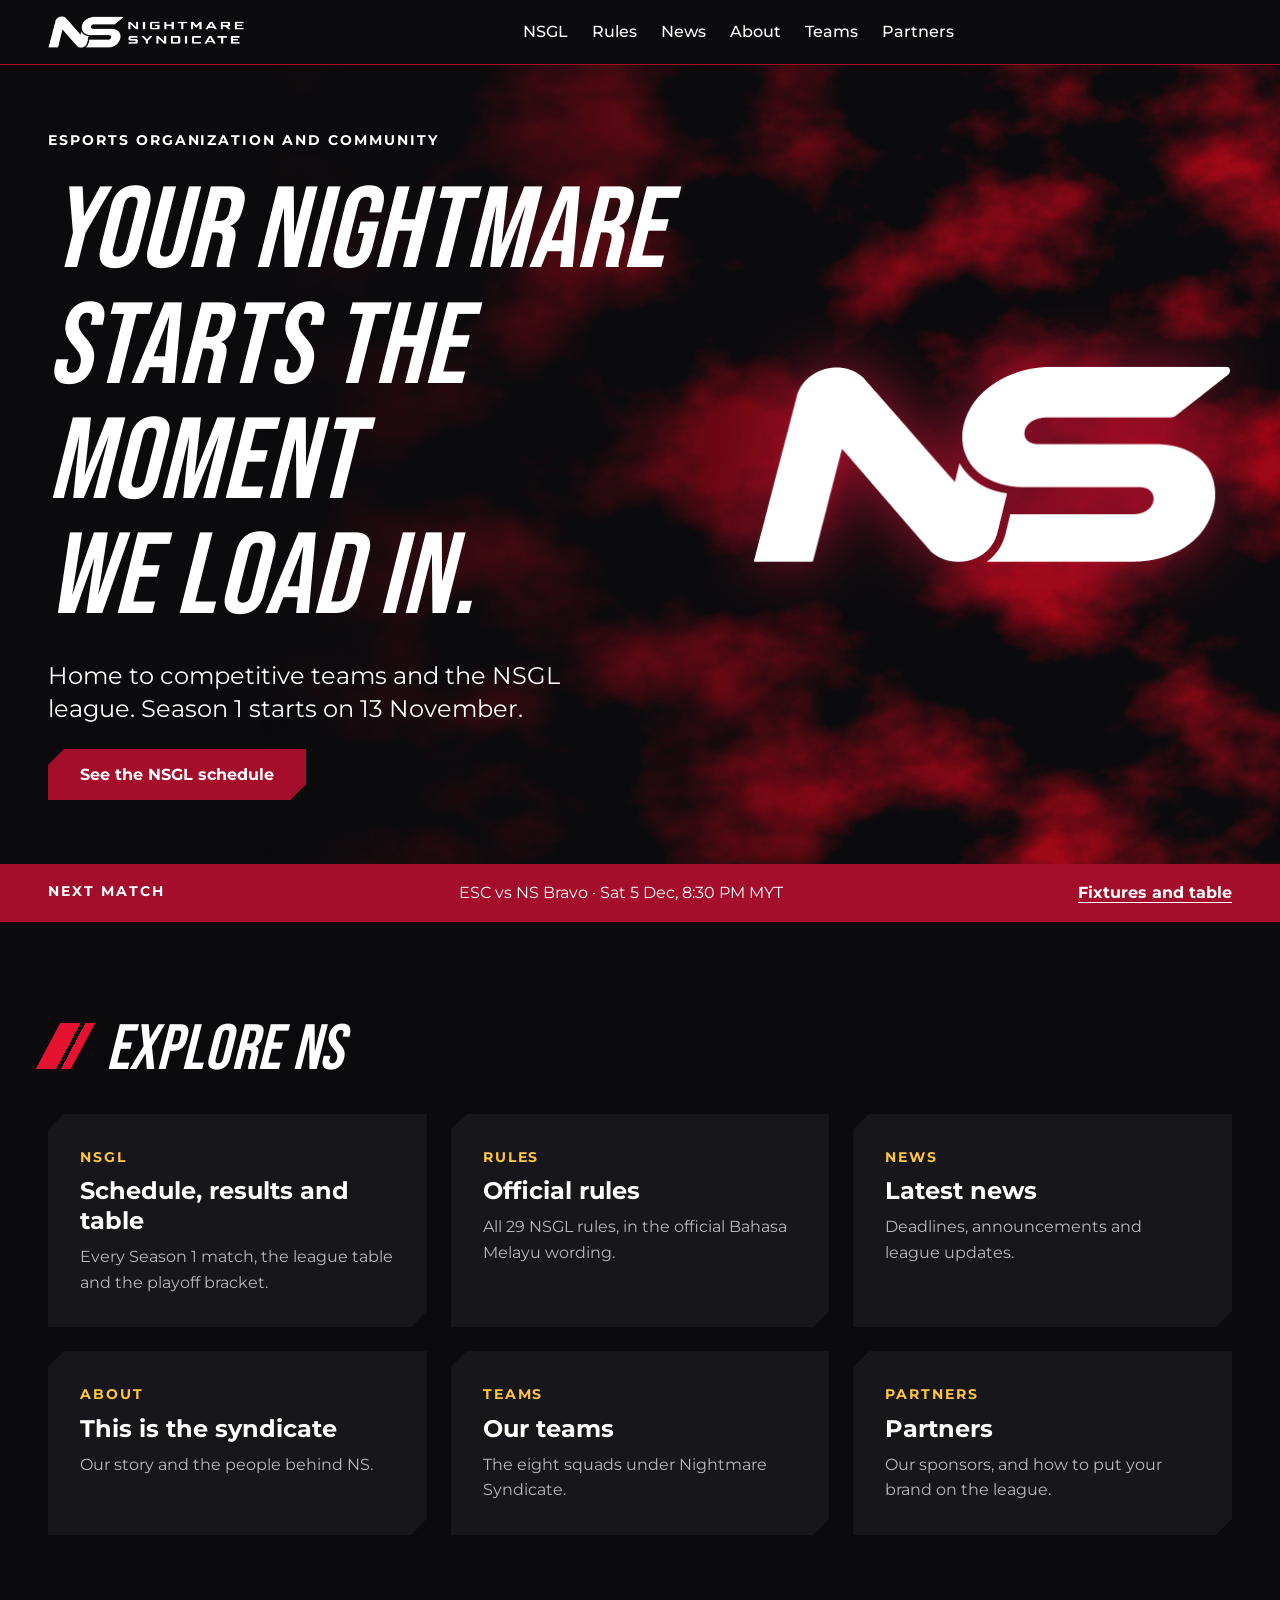
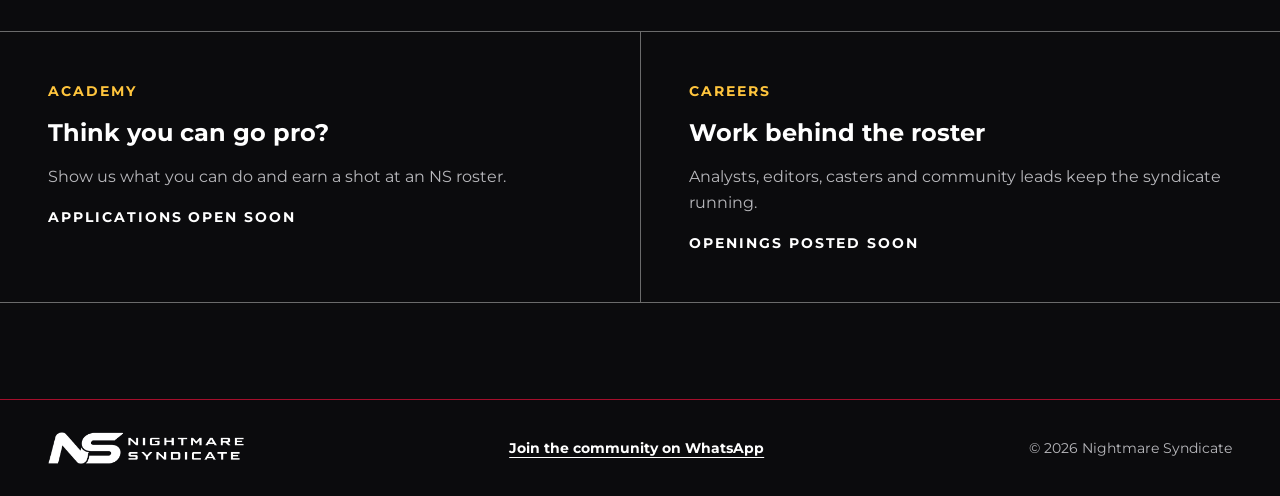
<file: index.html>
<!doctype html>
<html lang="en">
<head>
<meta charset="utf-8">
<meta name="viewport" content="width=device-width, initial-scale=1">
<title>Nightmare Syndicate</title>
<meta name="description" content="Nightmare Syndicate (NS) is an esports organization and community, home to competitive teams and the NSGL league.">
<link rel="icon" type="image/png" href="assets/ns-mark.png">
<link rel="preconnect" href="https://fonts.googleapis.com">
<link rel="preconnect" href="https://fonts.gstatic.com" crossorigin>
<link href="https://fonts.googleapis.com/css2?family=Bebas+Neue&family=Montserrat:wght@400;500;700&display=swap" rel="stylesheet">
<link rel="stylesheet" href="styles.css">
</head>
<body>

<!-- Red smoke, drawn in code so no image file is needed -->
<svg width="0" height="0" style="position:absolute" aria-hidden="true">
  <filter id="red-smoke" x="0" y="0" width="100%" height="100%" color-interpolation-filters="sRGB">
    <feTurbulence type="fractalNoise" baseFrequency="0.006 0.009" numOctaves="6" seed="4"/>
    <feColorMatrix values="0 0 0 0 0.62  0 0 0 0 0.03  0 0 0 0 0.09  3 0 0 0 -1.3"/>
  </filter>
</svg>

<header class="site-header">
  <div class="wrap bar">
    <a class="logo" href="index.html"><img src="assets/ns-horizontal.png" alt="Nightmare Syndicate home"></a>
    <nav class="nav" id="nav" aria-label="Main">
      <ul>
        <li><a href="nsgl.html">NSGL</a></li>
        <li><a href="rules.html">Rules</a></li>
        <li><a href="news.html">News</a></li>
        <li><a href="about.html">About</a></li>
        <li><a href="teams.html">Teams</a></li>
        <li><a href="partners.html">Partners</a></li>
      </ul>
    </nav>
    <div class="bar-right">
      <!-- Shop is closed for now. To reopen: remove hidden here and on #shop (index.html), and add a Shop link to the nav on every page. -->
      <span class="bag" hidden>Bag (<span id="bag-count">0</span>)</span>
      <button class="btn-quiet menu-toggle" id="menu-toggle" aria-expanded="false" aria-controls="nav">Menu</button>
    </div>
  </div>
</header>

<main id="top">
  <section class="hero" aria-labelledby="hero-title">
    <svg class="smoke" aria-hidden="true"><rect width="100%" height="100%" filter="url(#red-smoke)"/></svg>
    <div class="wrap hero-grid">
      <div class="hero-copy">
        <p class="eyebrow">Esports organization and community</p>
        <h1 id="hero-title">Your nightmare starts the moment we load in.</h1>
        <p class="lead">Home to competitive teams and the NSGL league. Season 1 starts on 13 November.</p>
        <a class="btn" href="nsgl.html">See the NSGL schedule</a>
      </div>
      <img class="hero-mark" src="assets/ns-mark.png" alt="">
    </div>
    <div class="next-strip">
      <div class="wrap">
        <span class="eyebrow">Next match</span>
        <span id="strip-text"></span>
        <a class="text-link" href="nsgl.html">Fixtures and table</a>
      </div>
    </div>
  </section>

  <section class="explore" aria-labelledby="explore-title">
    <div class="wrap">
      <div class="section-head"><h2 id="explore-title" class="slash">Explore NS</h2></div>
      <ul class="explore-grid">
        <li><a class="explore-card" href="nsgl.html"><span class="eyebrow gold">NSGL</span><h3>Schedule, results and table</h3><span class="muted">Every Season 1 match, the league table and the playoff bracket.</span></a></li>
        <li><a class="explore-card" href="rules.html"><span class="eyebrow gold">Rules</span><h3>Official rules</h3><span class="muted">All 29 NSGL rules, in the official Bahasa Melayu wording.</span></a></li>
        <li><a class="explore-card" href="news.html"><span class="eyebrow gold">News</span><h3>Latest news</h3><span class="muted">Deadlines, announcements and league updates.</span></a></li>
        <li><a class="explore-card" href="about.html"><span class="eyebrow gold">About</span><h3>This is the syndicate</h3><span class="muted">Our story and the people behind NS.</span></a></li>
        <li><a class="explore-card" href="teams.html"><span class="eyebrow gold">Teams</span><h3>Our teams</h3><span class="muted">The eight squads under Nightmare Syndicate.</span></a></li>
        <li><a class="explore-card" href="partners.html"><span class="eyebrow gold">Partners</span><h3>Partners</h3><span class="muted">Our sponsors, and how to put your brand on the league.</span></a></li>
      </ul>
    </div>
  </section>

  <div class="wrap doors home-doors">
    <div class="door">
      <p class="eyebrow gold">Academy</p>
      <h3>Think you can go pro?</h3>
      <p class="muted">Show us what you can do and earn a shot at an NS roster.</p>
      <p class="eyebrow">Applications open soon</p>
    </div>
    <div class="door">
      <p class="eyebrow gold">Careers</p>
      <h3>Work behind the roster</h3>
      <p class="muted">Analysts, editors, casters and community leads keep the syndicate running.</p>
      <p class="eyebrow">Openings posted soon</p>
    </div>
  </div>

  <section class="shop" id="shop" aria-labelledby="shop-title" hidden>
    <div class="wrap">
      <div class="section-head">
        <h2 id="shop-title" class="slash">Official kit</h2>
      </div>
      <ul class="shop-grid" id="products"></ul>
    </div>
  </section>
</main>

<footer class="site-footer">
  <div class="wrap">
    <img src="assets/ns-horizontal.png" alt="Nightmare Syndicate">
    <a class="text-link" href="https://wa.me/60176349402?text=Hi%20min%2C%20saya%20nak%20join%20community" target="_blank" rel="noopener">Join the community on WhatsApp</a>
    <span class="muted">© 2026 Nightmare Syndicate</span>
  </div>
</footer>

<div class="toast" id="toast" role="status"></div>

<script src="site.js"></script>
<script src="league.js"></script>
</body>
</html>
</file>
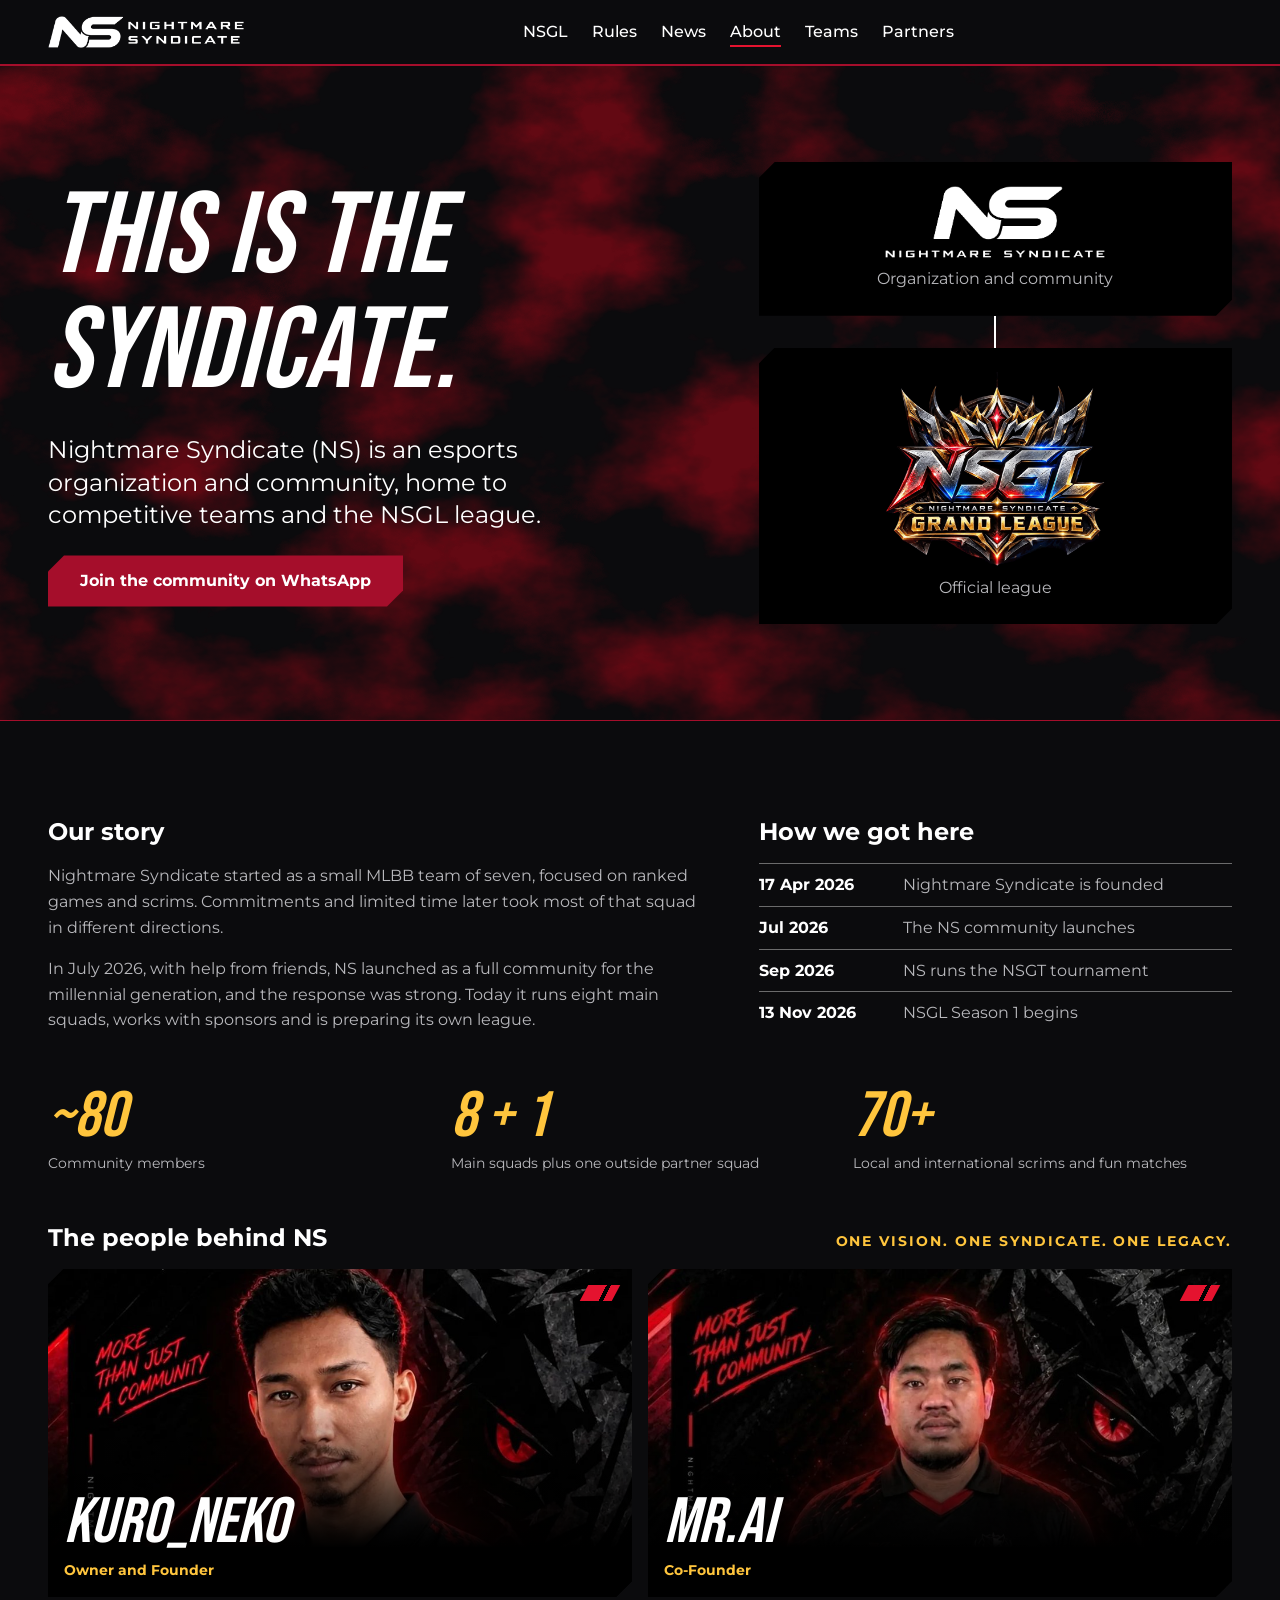
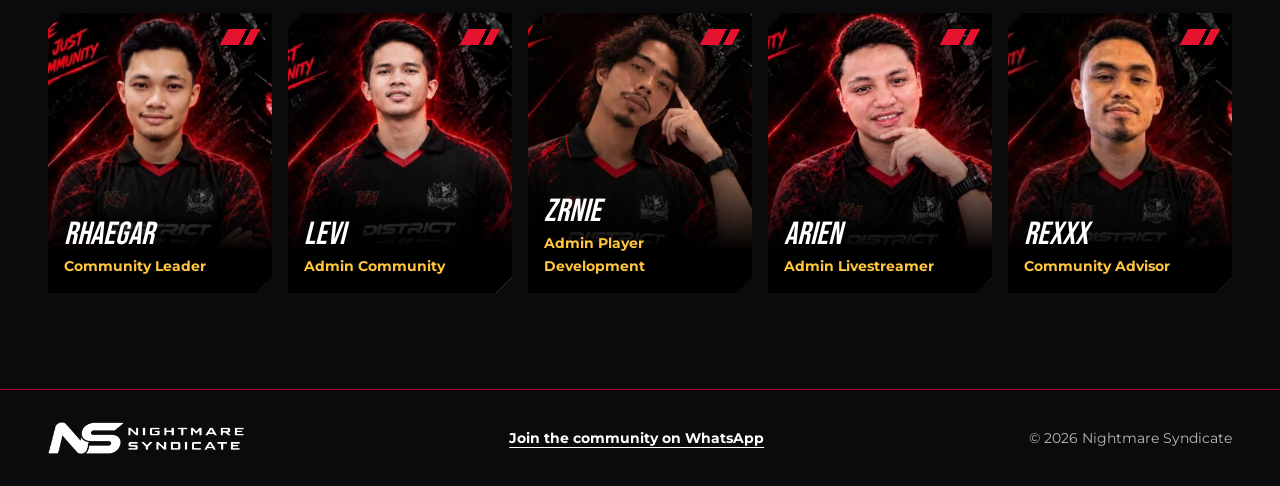
<file: about.html>
<!doctype html>
<html lang="en">
<head>
<meta charset="utf-8">
<meta name="viewport" content="width=device-width, initial-scale=1">
<title>About · Nightmare Syndicate</title>
<meta name="description" content="The story of Nightmare Syndicate and the people behind it.">
<link rel="icon" type="image/png" href="assets/ns-mark.png">
<link rel="preconnect" href="https://fonts.googleapis.com">
<link rel="preconnect" href="https://fonts.gstatic.com" crossorigin>
<link href="https://fonts.googleapis.com/css2?family=Bebas+Neue&family=Montserrat:wght@400;500;700&display=swap" rel="stylesheet">
<link rel="stylesheet" href="styles.css">
</head>
<body>

<!-- Red smoke, drawn in code so no image file is needed -->
<svg width="0" height="0" style="position:absolute" aria-hidden="true">
  <filter id="red-smoke" x="0" y="0" width="100%" height="100%" color-interpolation-filters="sRGB">
    <feTurbulence type="fractalNoise" baseFrequency="0.006 0.009" numOctaves="6" seed="4"/>
    <feColorMatrix values="0 0 0 0 0.62  0 0 0 0 0.03  0 0 0 0 0.09  3 0 0 0 -1.3"/>
  </filter>
</svg>

<header class="site-header">
  <div class="wrap bar">
    <a class="logo" href="index.html"><img src="assets/ns-horizontal.png" alt="Nightmare Syndicate home"></a>
    <nav class="nav" id="nav" aria-label="Main">
      <ul>
        <li><a href="nsgl.html">NSGL</a></li>
        <li><a href="rules.html">Rules</a></li>
        <li><a href="news.html">News</a></li>
        <li><a href="about.html" aria-current="page">About</a></li>
        <li><a href="teams.html">Teams</a></li>
        <li><a href="partners.html">Partners</a></li>
      </ul>
    </nav>
    <div class="bar-right">
      <!-- Shop is closed for now. To reopen: remove hidden here and on #shop (index.html), and add a Shop link to the nav on every page. -->
      <span class="bag" hidden>Bag (<span id="bag-count">0</span>)</span>
      <button class="btn-quiet menu-toggle" id="menu-toggle" aria-expanded="false" aria-controls="nav">Menu</button>
    </div>
  </div>
</header>

<main id="top">
  <section class="about" id="about" aria-labelledby="about-title">
    <svg class="smoke" aria-hidden="true"><rect width="100%" height="100%" filter="url(#red-smoke)"/></svg>
    <div class="wrap">
      <div>
        <h1 id="about-title">This is the syndicate.</h1>
        <p class="about-copy">Nightmare Syndicate (NS) is an esports organization and community, home to competitive teams and the NSGL league.</p>
        <a class="btn about-cta" href="https://wa.me/60176349402?text=Hi%20min%2C%20saya%20nak%20join%20community" target="_blank" rel="noopener">Join the community on WhatsApp</a>
      </div>
      <div class="structure">
        <div class="structure-card">
          <img src="assets/ns-stacked.png" alt="Nightmare Syndicate">
          <p class="muted">Organization and community</p>
        </div>
        <div class="structure-line"></div>
        <div class="structure-card">
          <img src="assets/nsgl-logo.png" alt="NSGL, Nightmare Syndicate Grand League">
          <p class="muted">Official league</p>
        </div>
      </div>
    </div>
  </section>

  <section class="story" aria-labelledby="story-title">
    <div class="wrap">
      <div class="story-grid">
        <div>
          <h3 id="story-title">Our story</h3>
          <p class="muted story-copy">Nightmare Syndicate started as a small MLBB team of seven, focused on ranked games and scrims. Commitments and limited time later took most of that squad in different directions.</p>
          <p class="muted story-copy">In July 2026, with help from friends, NS launched as a full community for the millennial generation, and the response was strong. Today it runs eight main squads, works with sponsors and is preparing its own league.</p>
        </div>
        <div>
          <h3>How we got here</h3>
          <ol class="info-list stacked">
            <li><b>17 Apr 2026</b><span class="muted">Nightmare Syndicate is founded</span></li>
            <li><b>Jul 2026</b><span class="muted">The NS community launches</span></li>
            <li><b>Sep 2026</b><span class="muted">NS runs the NSGT tournament</span></li>
            <li><b>13 Nov 2026</b><span class="muted">NSGL Season 1 begins</span></li>
          </ol>
        </div>
      </div>

      <dl class="facts facts-3">
        <div><dt>~80</dt><dd>Community members</dd></div>
        <div><dt>8 + 1</dt><dd>Main squads plus one outside partner squad</dd></div>
        <div><dt>70+</dt><dd>Local and international scrims and fun matches</dd></div>
      </dl>

      <div class="people-head">
        <h3>The people behind NS</h3>
        <p class="eyebrow gold">One vision. One syndicate. One legacy.</p>
      </div>
      <ul class="people" id="people"></ul>
    </div>
  </section>
</main>

<footer class="site-footer">
  <div class="wrap">
    <img src="assets/ns-horizontal.png" alt="Nightmare Syndicate">
    <a class="text-link" href="https://wa.me/60176349402?text=Hi%20min%2C%20saya%20nak%20join%20community" target="_blank" rel="noopener">Join the community on WhatsApp</a>
    <span class="muted">© 2026 Nightmare Syndicate</span>
  </div>
</footer>

<div class="toast" id="toast" role="status"></div>

<script src="site.js"></script>
<script src="league.js"></script>
</body>
</html>
</file>
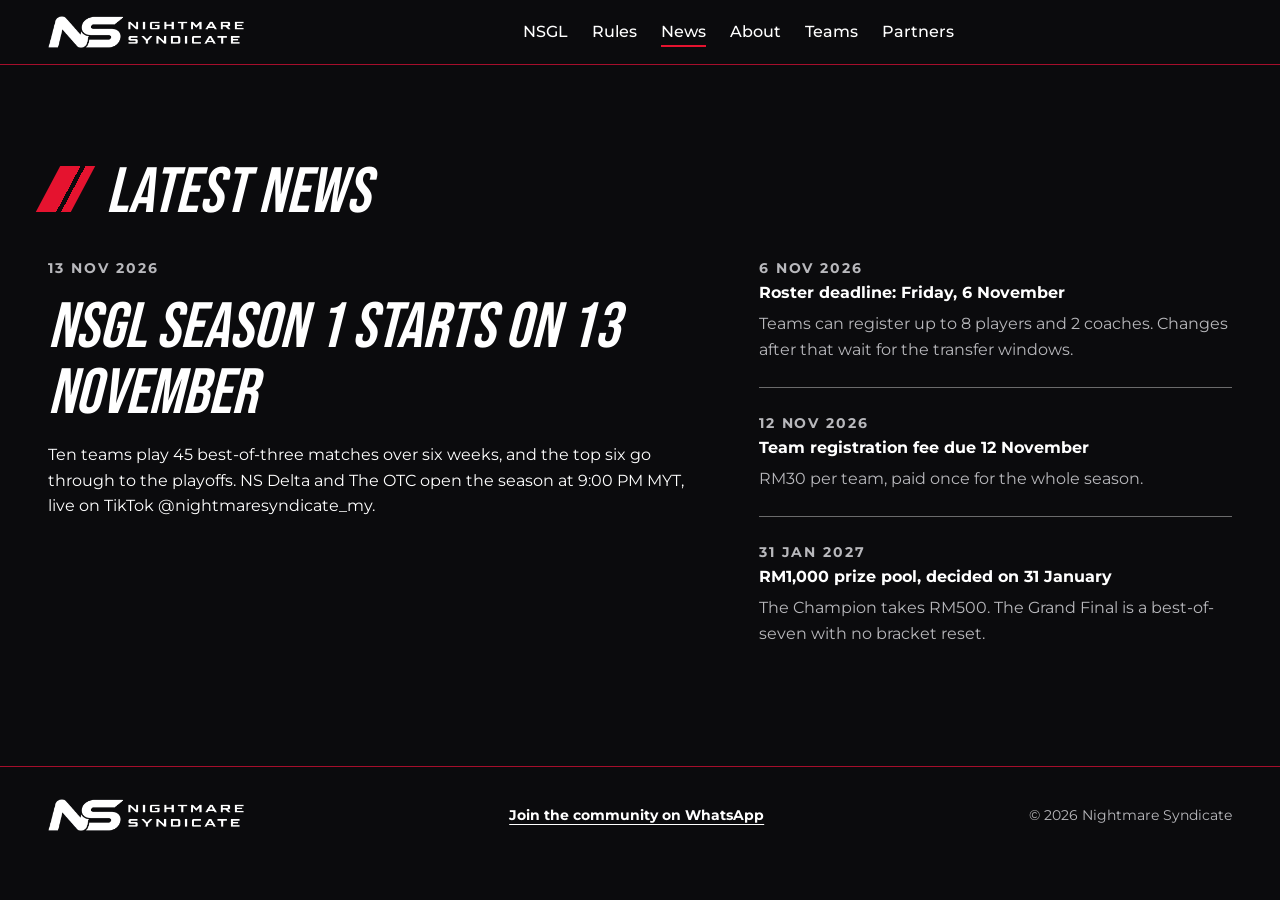
<file: news.html>
<!doctype html>
<html lang="en">
<head>
<meta charset="utf-8">
<meta name="viewport" content="width=device-width, initial-scale=1">
<title>News · Nightmare Syndicate</title>
<meta name="description" content="The latest Nightmare Syndicate and NSGL news.">
<link rel="icon" type="image/png" href="assets/ns-mark.png">
<link rel="preconnect" href="https://fonts.googleapis.com">
<link rel="preconnect" href="https://fonts.gstatic.com" crossorigin>
<link href="https://fonts.googleapis.com/css2?family=Bebas+Neue&family=Montserrat:wght@400;500;700&display=swap" rel="stylesheet">
<link rel="stylesheet" href="styles.css">
</head>
<body>

<!-- Red smoke, drawn in code so no image file is needed -->
<svg width="0" height="0" style="position:absolute" aria-hidden="true">
  <filter id="red-smoke" x="0" y="0" width="100%" height="100%" color-interpolation-filters="sRGB">
    <feTurbulence type="fractalNoise" baseFrequency="0.006 0.009" numOctaves="6" seed="4"/>
    <feColorMatrix values="0 0 0 0 0.62  0 0 0 0 0.03  0 0 0 0 0.09  3 0 0 0 -1.3"/>
  </filter>
</svg>

<header class="site-header">
  <div class="wrap bar">
    <a class="logo" href="index.html"><img src="assets/ns-horizontal.png" alt="Nightmare Syndicate home"></a>
    <nav class="nav" id="nav" aria-label="Main">
      <ul>
        <li><a href="nsgl.html">NSGL</a></li>
        <li><a href="rules.html">Rules</a></li>
        <li><a href="news.html" aria-current="page">News</a></li>
        <li><a href="about.html">About</a></li>
        <li><a href="teams.html">Teams</a></li>
        <li><a href="partners.html">Partners</a></li>
      </ul>
    </nav>
    <div class="bar-right">
      <!-- Shop is closed for now. To reopen: remove hidden here and on #shop (index.html), and add a Shop link to the nav on every page. -->
      <span class="bag" hidden>Bag (<span id="bag-count">0</span>)</span>
      <button class="btn-quiet menu-toggle" id="menu-toggle" aria-expanded="false" aria-controls="nav">Menu</button>
    </div>
  </div>
</header>

<main id="top">
  <section class="news" id="news" aria-labelledby="news-title">
    <div class="wrap">
      <div class="section-head"><h1 id="news-title" class="slash page-title">Latest news</h1></div>
      <div class="news-grid">
        <article class="lead-story" id="lead-story"></article>
        <ul class="news-list" id="news-list"></ul>
      </div>
    </div>
  </section>
</main>

<footer class="site-footer">
  <div class="wrap">
    <img src="assets/ns-horizontal.png" alt="Nightmare Syndicate">
    <a class="text-link" href="https://wa.me/60176349402?text=Hi%20min%2C%20saya%20nak%20join%20community" target="_blank" rel="noopener">Join the community on WhatsApp</a>
    <span class="muted">© 2026 Nightmare Syndicate</span>
  </div>
</footer>

<div class="toast" id="toast" role="status"></div>

<script src="site.js"></script>
</body>
</html>
</file>
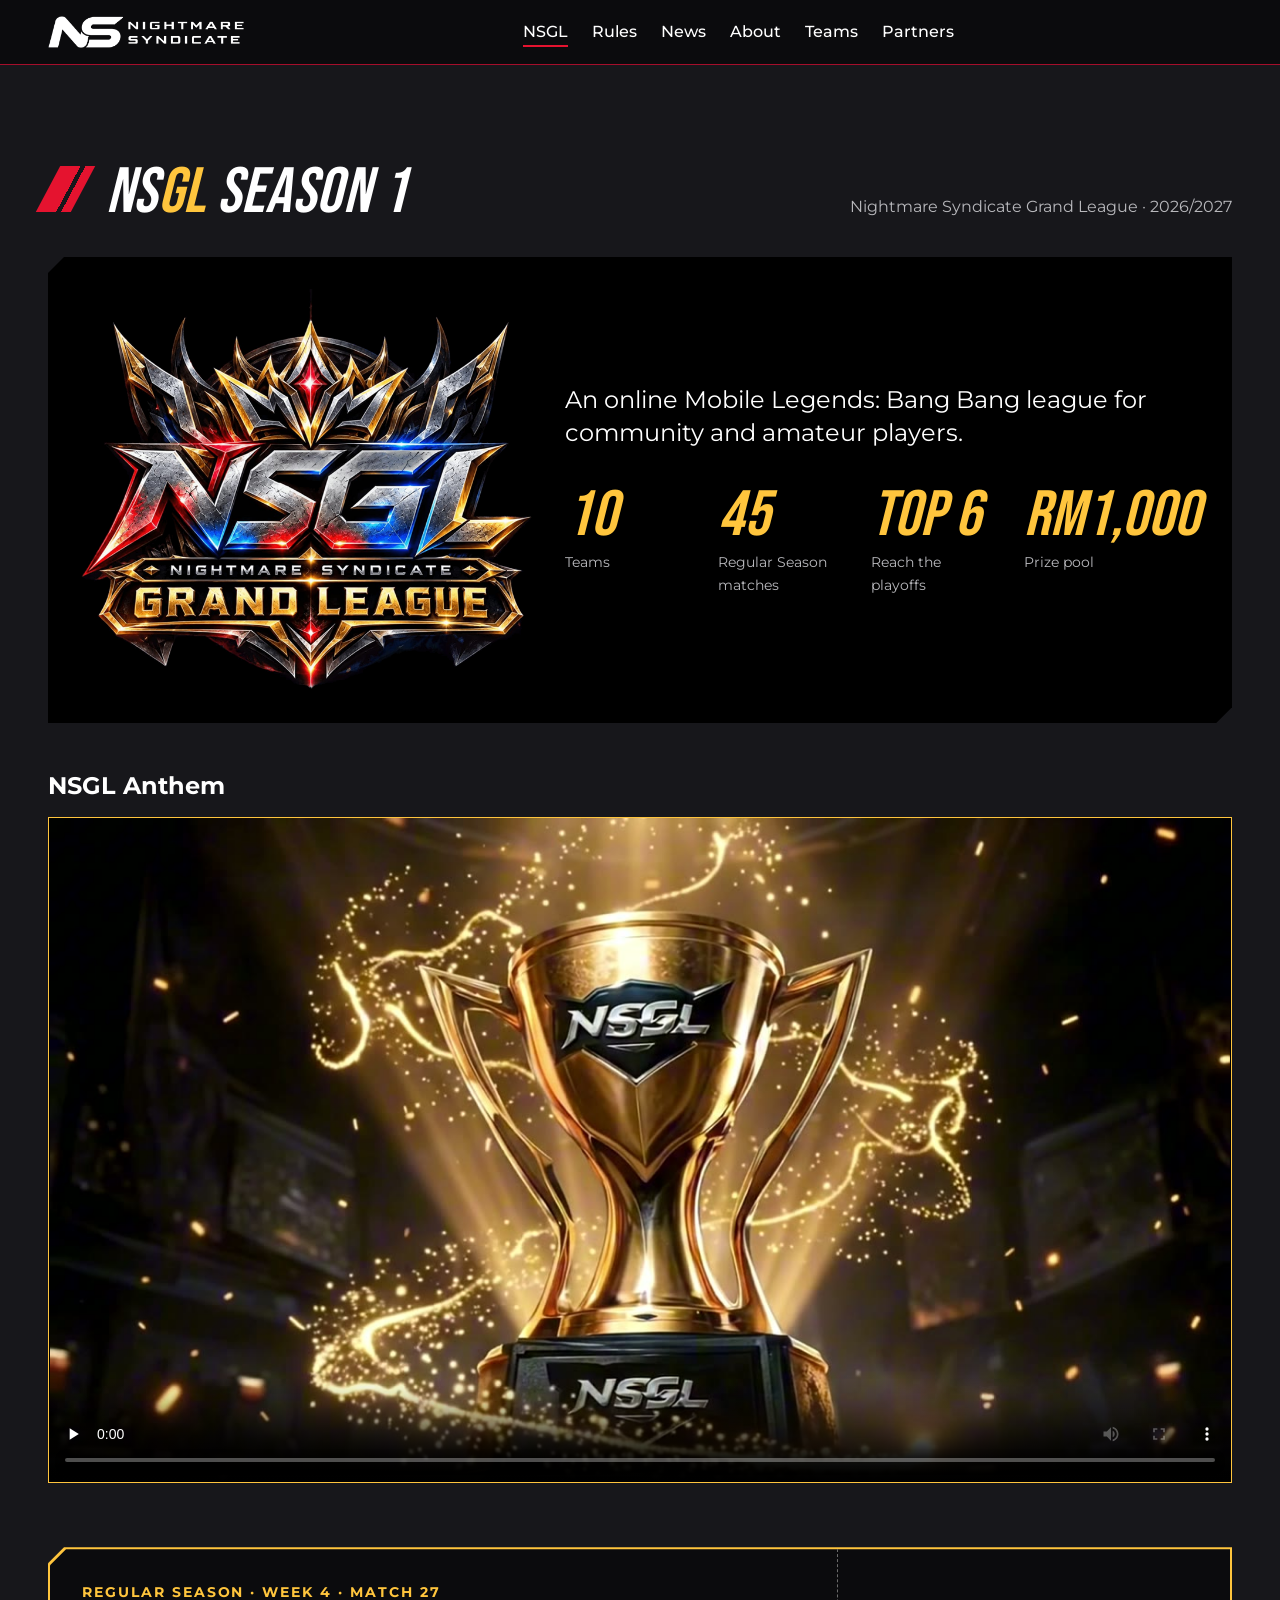
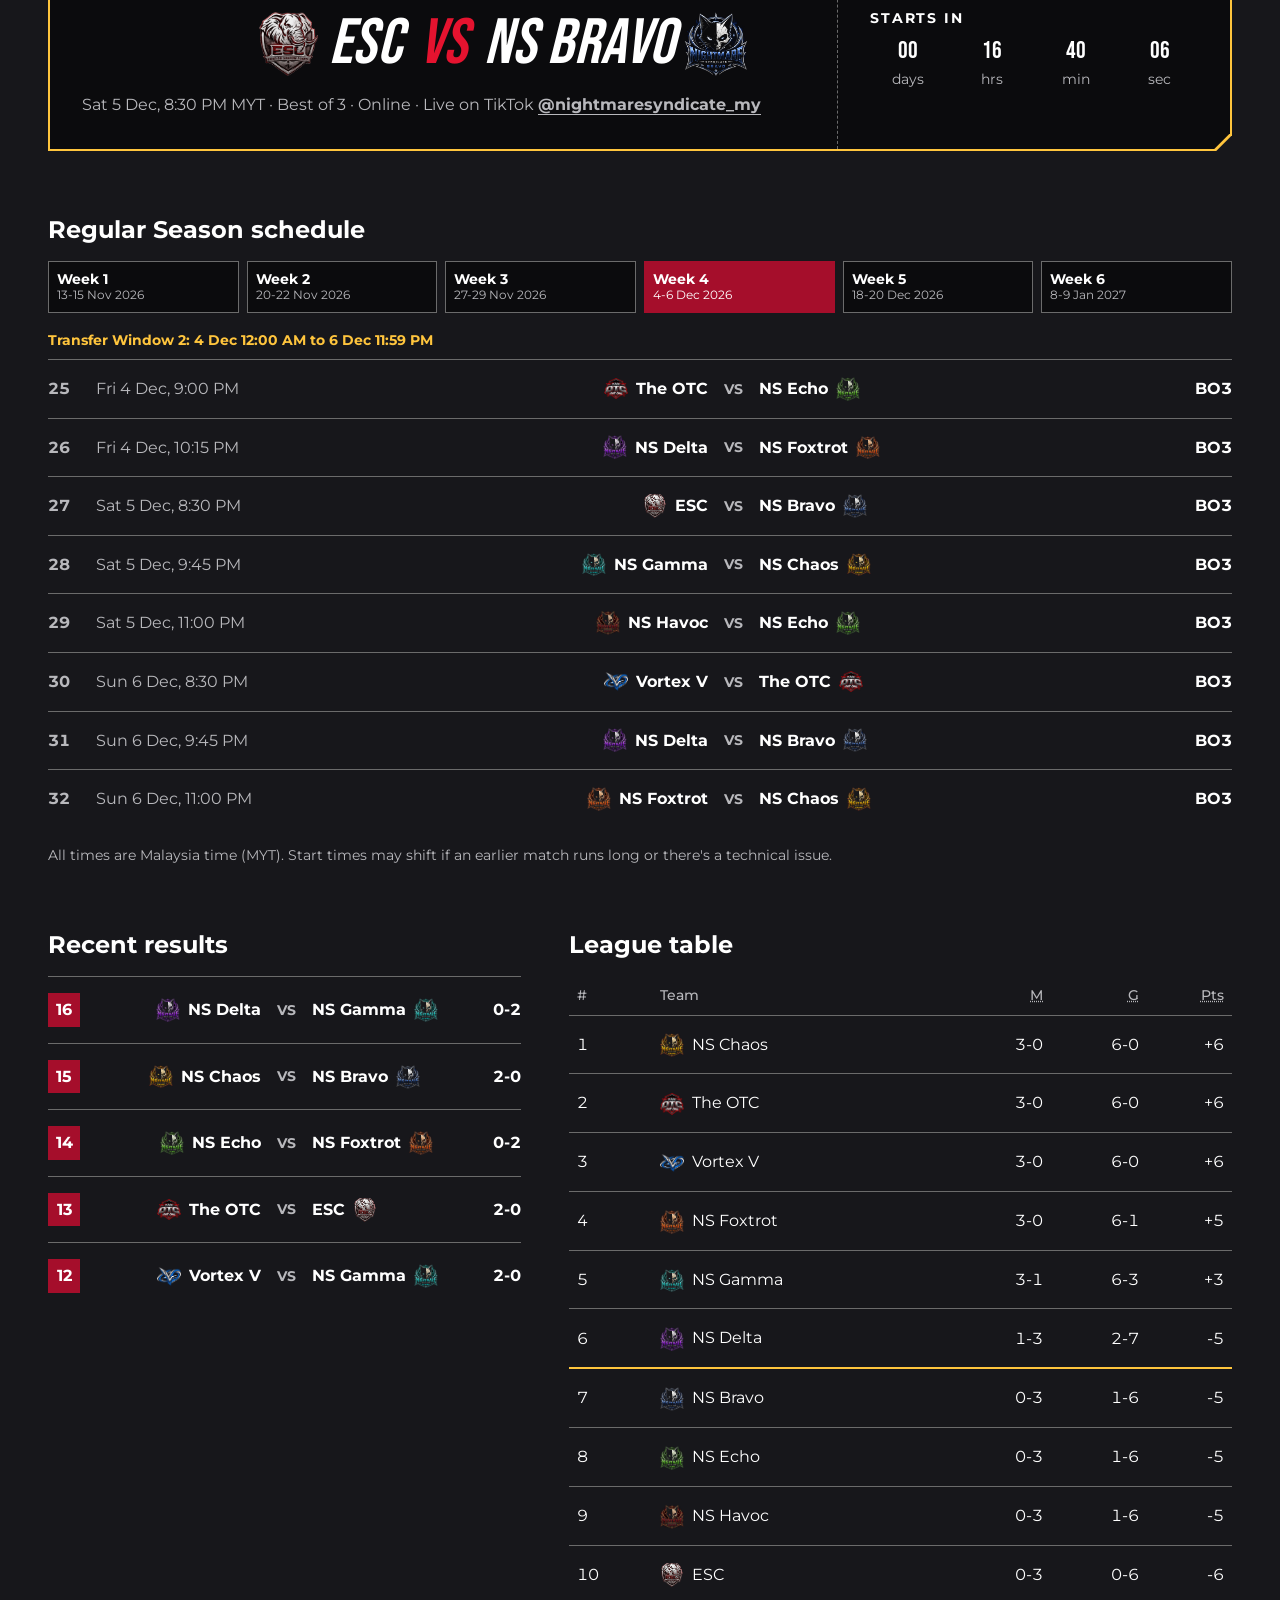
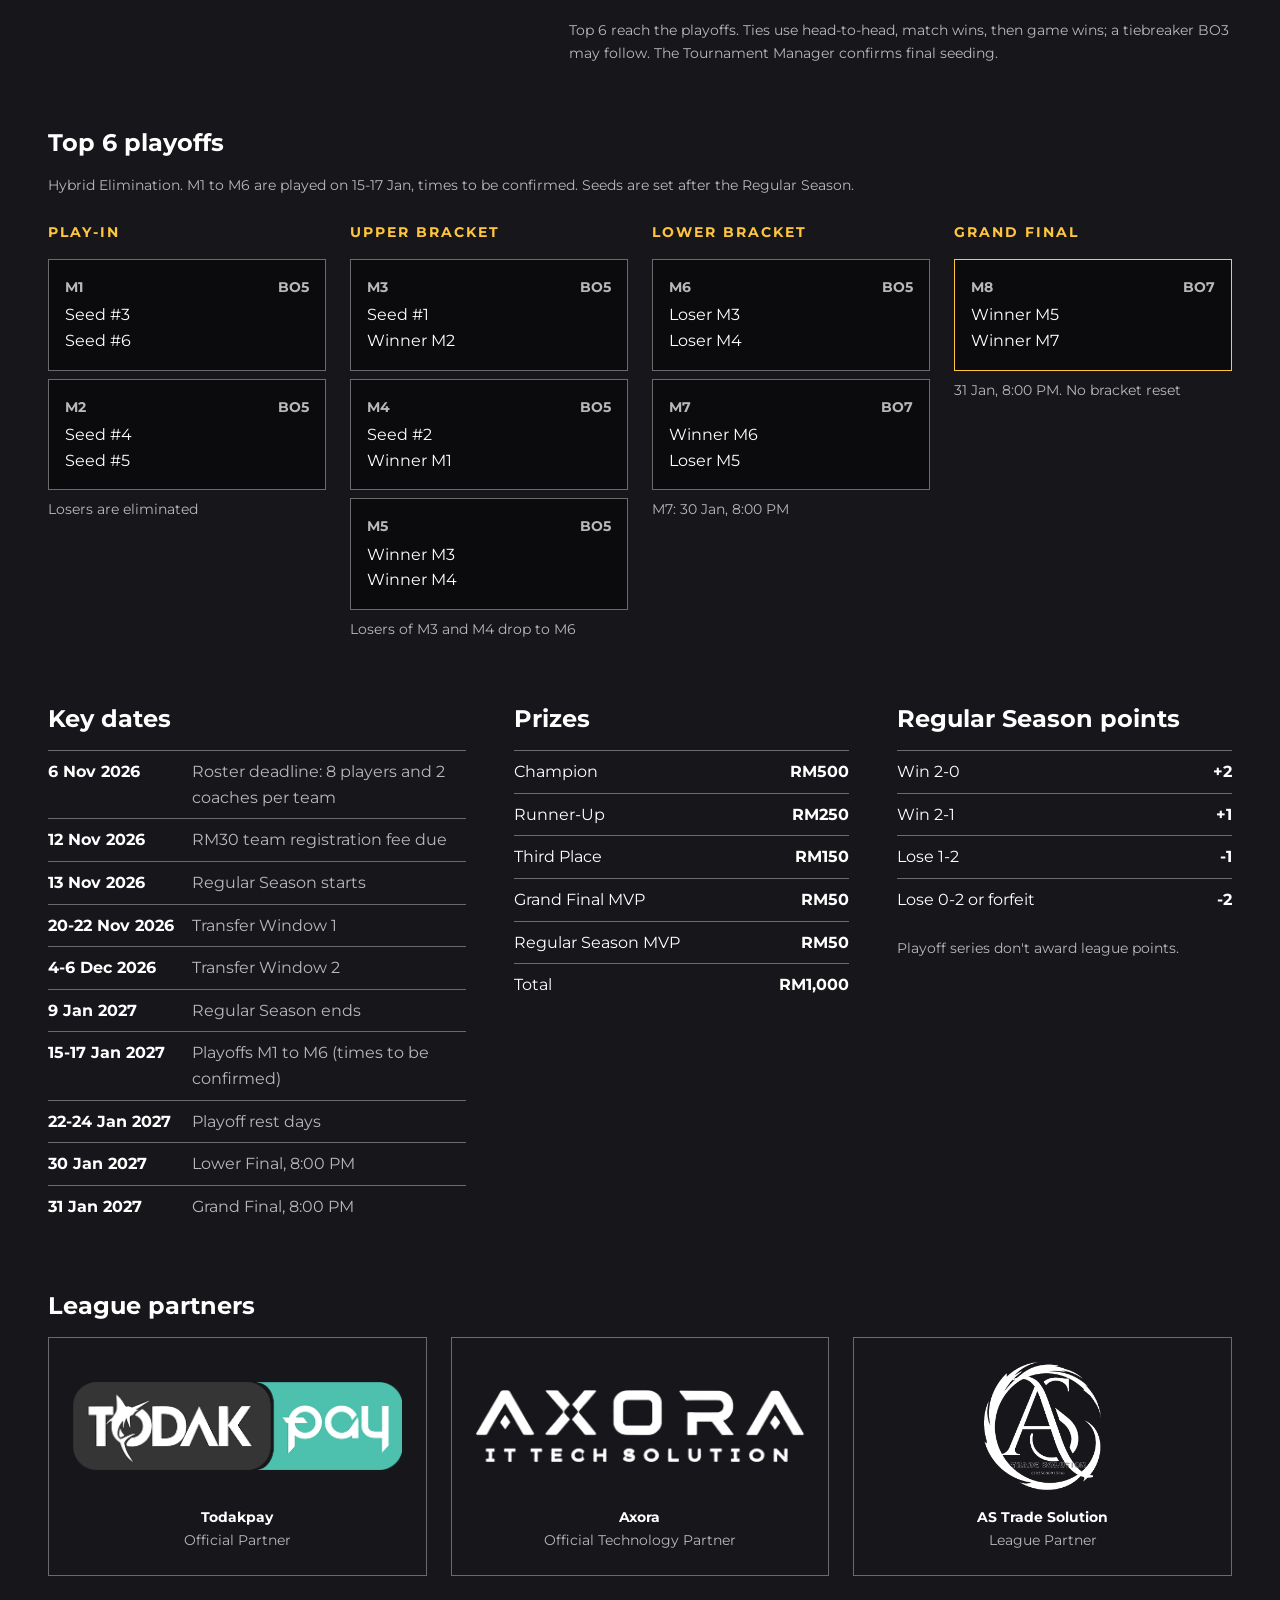
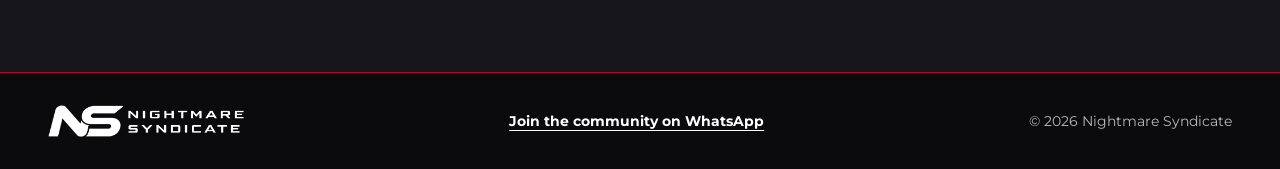
<file: nsgl.html>
<!doctype html>
<html lang="en">
<head>
<meta charset="utf-8">
<meta name="viewport" content="width=device-width, initial-scale=1">
<title>NSGL Season 1 · Nightmare Syndicate</title>
<meta name="description" content="NSGL Season 1 schedule, results, league table, playoff bracket, key dates and prizes.">
<link rel="icon" type="image/png" href="assets/ns-mark.png">
<link rel="preconnect" href="https://fonts.googleapis.com">
<link rel="preconnect" href="https://fonts.gstatic.com" crossorigin>
<link href="https://fonts.googleapis.com/css2?family=Bebas+Neue&family=Montserrat:wght@400;500;700&display=swap" rel="stylesheet">
<link rel="stylesheet" href="styles.css">
</head>
<body>

<!-- Red smoke, drawn in code so no image file is needed -->
<svg width="0" height="0" style="position:absolute" aria-hidden="true">
  <filter id="red-smoke" x="0" y="0" width="100%" height="100%" color-interpolation-filters="sRGB">
    <feTurbulence type="fractalNoise" baseFrequency="0.006 0.009" numOctaves="6" seed="4"/>
    <feColorMatrix values="0 0 0 0 0.62  0 0 0 0 0.03  0 0 0 0 0.09  3 0 0 0 -1.3"/>
  </filter>
</svg>

<header class="site-header">
  <div class="wrap bar">
    <a class="logo" href="index.html"><img src="assets/ns-horizontal.png" alt="Nightmare Syndicate home"></a>
    <nav class="nav" id="nav" aria-label="Main">
      <ul>
        <li><a href="nsgl.html" aria-current="page">NSGL</a></li>
        <li><a href="rules.html">Rules</a></li>
        <li><a href="news.html">News</a></li>
        <li><a href="about.html">About</a></li>
        <li><a href="teams.html">Teams</a></li>
        <li><a href="partners.html">Partners</a></li>
      </ul>
    </nav>
    <div class="bar-right">
      <!-- Shop is closed for now. To reopen: remove hidden here and on #shop (index.html), and add a Shop link to the nav on every page. -->
      <span class="bag" hidden>Bag (<span id="bag-count">0</span>)</span>
      <button class="btn-quiet menu-toggle" id="menu-toggle" aria-expanded="false" aria-controls="nav">Menu</button>
    </div>
  </div>
</header>

<main id="top">
  <section class="league" id="nsgl" aria-labelledby="league-title">
    <div class="wrap">
      <div class="section-head">
        <h1 id="league-title" class="slash page-title">NS<span class="gold">GL</span> Season 1</h1>
        <p class="muted">Nightmare Syndicate Grand League · 2026/2027</p>
      </div>
      <div class="league-hero">
        <img src="assets/nsgl-logo.png" alt="NSGL, Nightmare Syndicate Grand League">
        <div>
          <p class="league-intro">An online Mobile Legends: Bang Bang league for community and amateur players.</p>
          <dl class="facts">
            <div><dt>10</dt><dd>Teams</dd></div>
            <div><dt>45</dt><dd>Regular Season matches</dd></div>
            <div><dt>Top 6</dt><dd>Reach the playoffs</dd></div>
            <div><dt>RM1,000</dt><dd>Prize pool</dd></div>
          </dl>
        </div>
      </div>

      <div class="block anthem">
        <h3>NSGL Anthem</h3>
        <video class="anthem-video" controls playsinline preload="none" poster="assets/video/nsgl-anthem-poster.jpg">
          <source src="assets/video/nsgl-anthem.mp4" type="video/mp4">
          Your browser can't play this video.
        </video>
      </div>

      <div class="ticket-frame"><div class="ticket" id="ticket"></div></div>

      <div class="block">
        <h3>Regular Season schedule</h3>
        <div class="week-tabs" id="week-tabs"></div>
        <p class="week-note gold" id="week-note" hidden></p>
        <ol class="fixtures" id="fixtures"></ol>
        <p class="muted small">All times are Malaysia time (MYT). Start times may shift if an earlier match runs long or there's a technical issue.</p>
      </div>

      <div class="match-cols block">
        <div>
          <h3>Recent results</h3>
          <ol id="results"></ol>
        </div>
        <div>
          <h3>League table</h3>
          <div class="table-scroll" tabindex="0" role="region" aria-label="League table">
            <table>
              <thead><tr><th>#</th><th>Team</th><th><abbr title="Matches won and lost">M</abbr></th><th><abbr title="Games won and lost">G</abbr></th><th><abbr title="Points">Pts</abbr></th></tr></thead>
              <tbody id="standings"></tbody>
            </table>
          </div>
          <p class="muted small" id="table-note"></p>
        </div>
      </div>

      <div class="block">
        <h3>Top 6 playoffs</h3>
        <p class="muted small">Hybrid Elimination. M1 to M6 are played on 15-17 Jan, times to be confirmed. Seeds are set after the Regular Season.</p>
        <div class="bracket" id="bracket"></div>
      </div>

      <div class="info-cols">
        <div>
          <h3>Key dates</h3>
          <ul class="info-list stacked" id="key-dates"></ul>
        </div>
        <div>
          <h3>Prizes</h3>
          <ul class="info-list" id="prizes"></ul>
        </div>
        <div>
          <h3>Regular Season points</h3>
          <ul class="info-list" id="points"></ul>
          <p class="muted small">Playoff series don't award league points.</p>
        </div>
      </div>

      <div class="block league-sponsors">
        <h3>League partners</h3>
        <ul class="sponsor-row"></ul>
      </div>
    </div>
  </section>
</main>

<footer class="site-footer">
  <div class="wrap">
    <img src="assets/ns-horizontal.png" alt="Nightmare Syndicate">
    <a class="text-link" href="https://wa.me/60176349402?text=Hi%20min%2C%20saya%20nak%20join%20community" target="_blank" rel="noopener">Join the community on WhatsApp</a>
    <span class="muted">© 2026 Nightmare Syndicate</span>
  </div>
</footer>

<div class="toast" id="toast" role="status"></div>

<script src="site.js"></script>
<script src="league.js"></script>
</body>
</html>
</file>
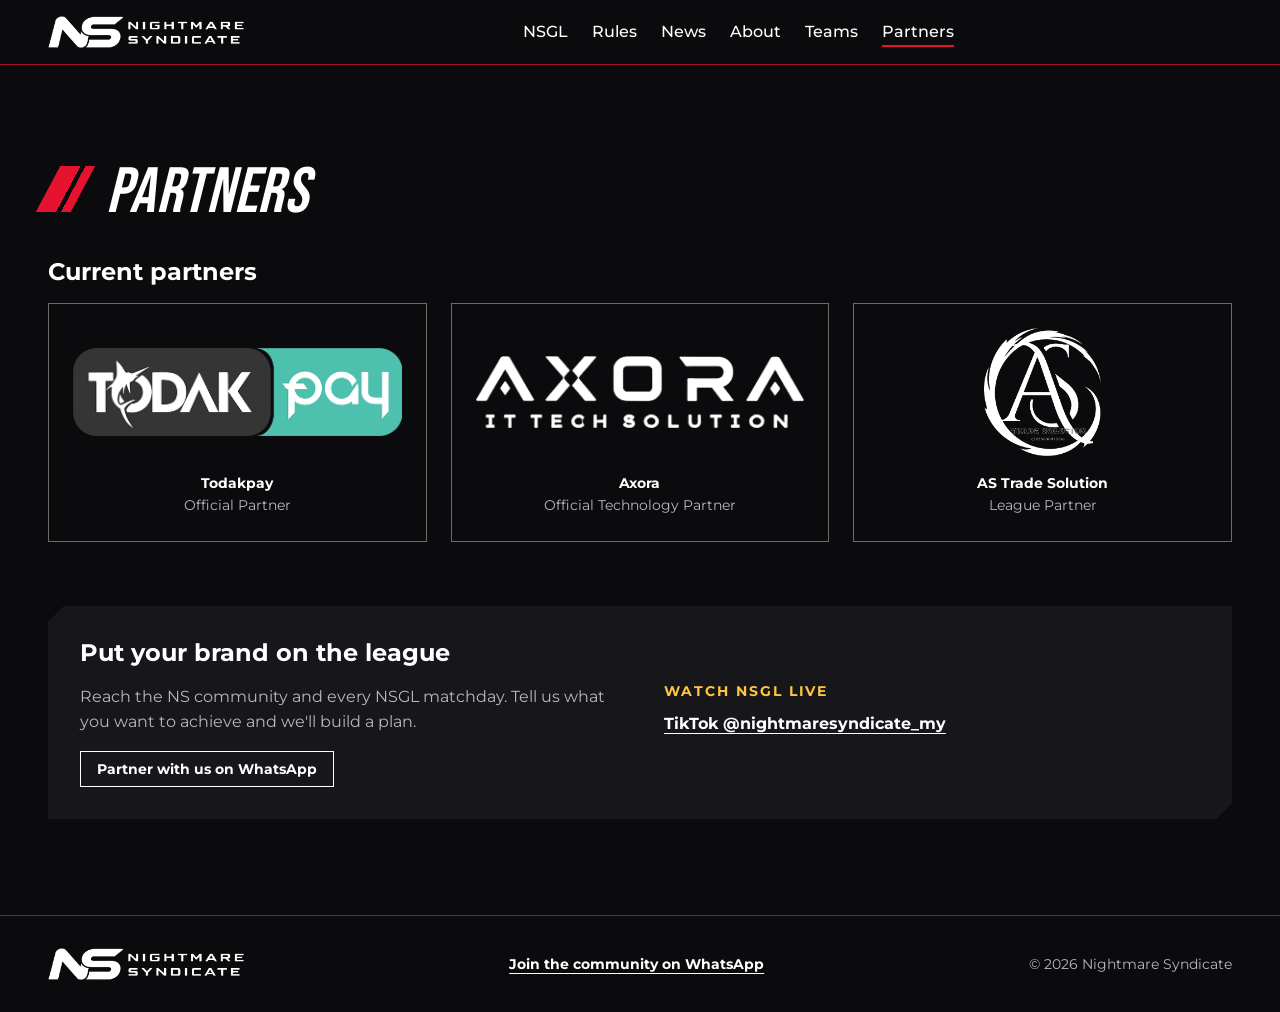
<file: partners.html>
<!doctype html>
<html lang="en">
<head>
<meta charset="utf-8">
<meta name="viewport" content="width=device-width, initial-scale=1">
<title>Partners · Nightmare Syndicate</title>
<meta name="description" content="Nightmare Syndicate's partners, and how to sponsor the NSGL.">
<link rel="icon" type="image/png" href="assets/ns-mark.png">
<link rel="preconnect" href="https://fonts.googleapis.com">
<link rel="preconnect" href="https://fonts.gstatic.com" crossorigin>
<link href="https://fonts.googleapis.com/css2?family=Bebas+Neue&family=Montserrat:wght@400;500;700&display=swap" rel="stylesheet">
<link rel="stylesheet" href="styles.css">
</head>
<body>

<!-- Red smoke, drawn in code so no image file is needed -->
<svg width="0" height="0" style="position:absolute" aria-hidden="true">
  <filter id="red-smoke" x="0" y="0" width="100%" height="100%" color-interpolation-filters="sRGB">
    <feTurbulence type="fractalNoise" baseFrequency="0.006 0.009" numOctaves="6" seed="4"/>
    <feColorMatrix values="0 0 0 0 0.62  0 0 0 0 0.03  0 0 0 0 0.09  3 0 0 0 -1.3"/>
  </filter>
</svg>

<header class="site-header">
  <div class="wrap bar">
    <a class="logo" href="index.html"><img src="assets/ns-horizontal.png" alt="Nightmare Syndicate home"></a>
    <nav class="nav" id="nav" aria-label="Main">
      <ul>
        <li><a href="nsgl.html">NSGL</a></li>
        <li><a href="rules.html">Rules</a></li>
        <li><a href="news.html">News</a></li>
        <li><a href="about.html">About</a></li>
        <li><a href="teams.html">Teams</a></li>
        <li><a href="partners.html" aria-current="page">Partners</a></li>
      </ul>
    </nav>
    <div class="bar-right">
      <!-- Shop is closed for now. To reopen: remove hidden here and on #shop (index.html), and add a Shop link to the nav on every page. -->
      <span class="bag" hidden>Bag (<span id="bag-count">0</span>)</span>
      <button class="btn-quiet menu-toggle" id="menu-toggle" aria-expanded="false" aria-controls="nav">Menu</button>
    </div>
  </div>
</header>

<main id="top">
  <section class="partners" id="partners" aria-labelledby="partners-title">
    <div class="wrap">
      <div class="section-head"><h1 id="partners-title" class="slash page-title">Partners</h1></div>
      <div class="block">
        <h3>Current partners</h3>
        <ul class="sponsor-row"></ul>
      </div>
      <div class="pitch">
        <div class="pitch-copy">
          <h3>Put your brand on the league</h3>
          <p class="muted">Reach the NS community and every NSGL matchday. Tell us what you want to achieve and we'll build a plan.</p>
          <a class="btn-quiet" href="https://wa.me/60176349402?text=Hi%20min%2C%20saya%20berminat%20nak%20jadi%20partner%20NS" target="_blank" rel="noopener">Partner with us on WhatsApp</a>
        </div>
        <div>
          <p class="eyebrow gold">Watch NSGL live</p>
          <ul class="socials">
            <li><a class="text-link" href="https://www.tiktok.com/@nightmaresyndicate_my">TikTok @nightmaresyndicate_my</a></li>
          </ul>
        </div>
      </div>
    </div>
  </section>
</main>

<footer class="site-footer">
  <div class="wrap">
    <img src="assets/ns-horizontal.png" alt="Nightmare Syndicate">
    <a class="text-link" href="https://wa.me/60176349402?text=Hi%20min%2C%20saya%20nak%20join%20community" target="_blank" rel="noopener">Join the community on WhatsApp</a>
    <span class="muted">© 2026 Nightmare Syndicate</span>
  </div>
</footer>

<div class="toast" id="toast" role="status"></div>

<script src="site.js"></script>
<script src="league.js"></script>
</body>
</html>
</file>
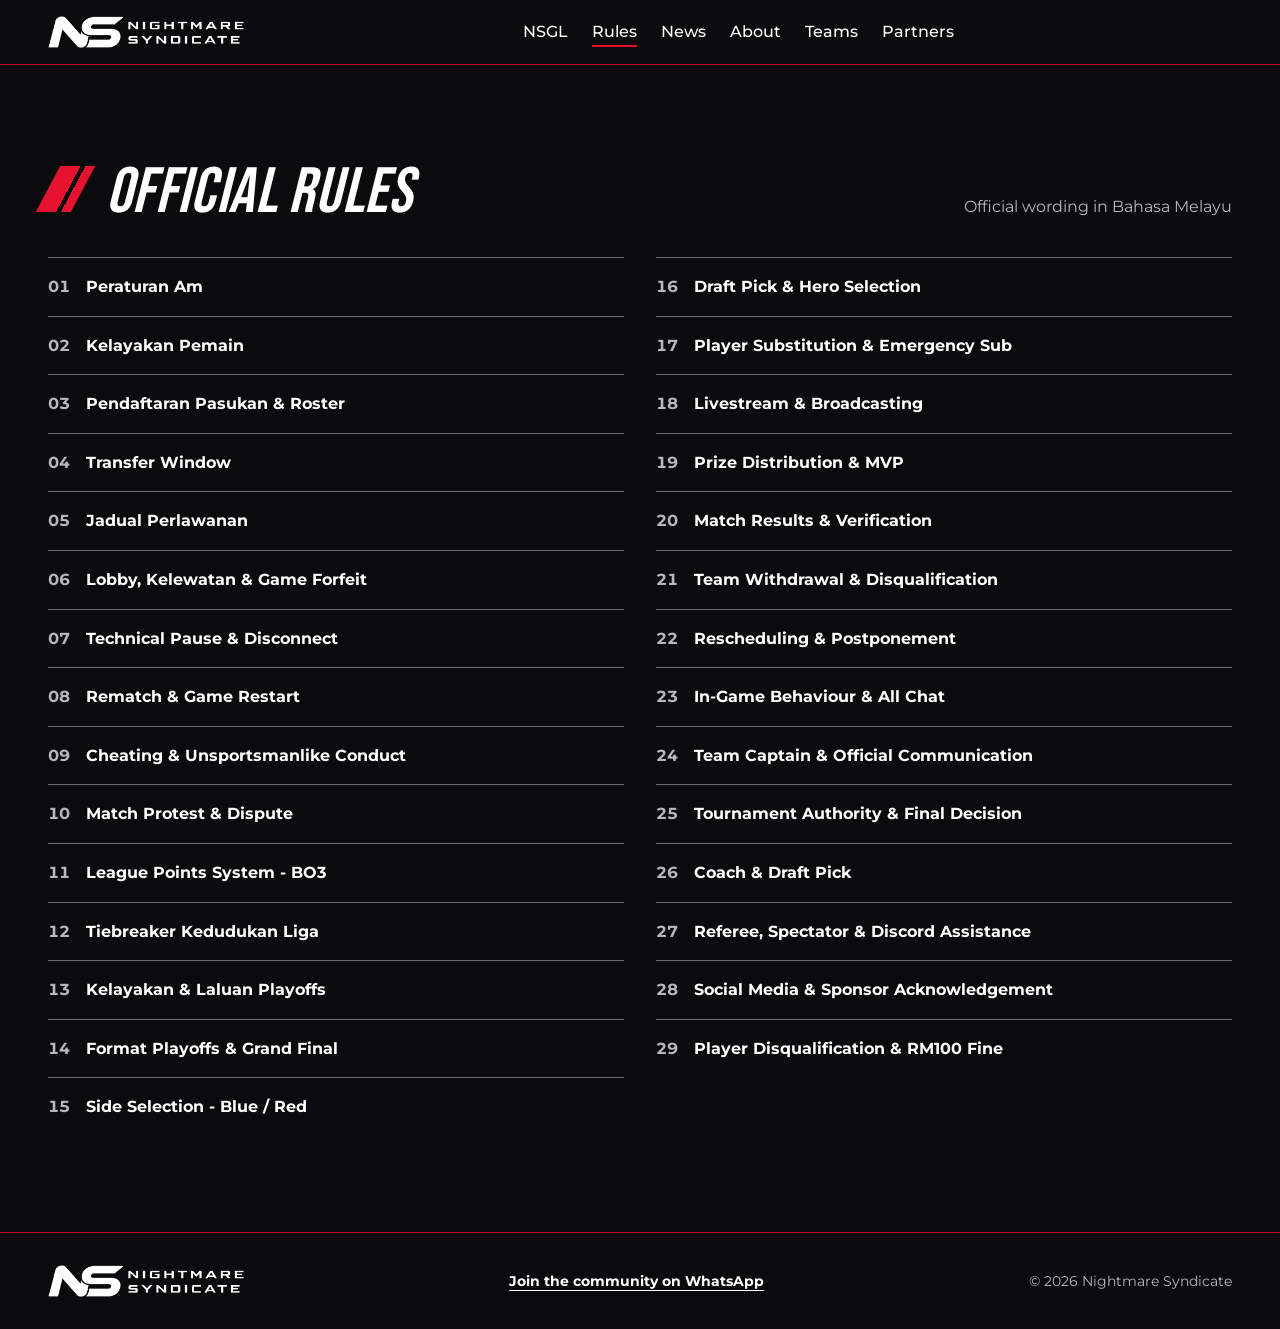
<file: rules.html>
<!doctype html>
<html lang="en">
<head>
<meta charset="utf-8">
<meta name="viewport" content="width=device-width, initial-scale=1">
<title>NSGL Rules · Nightmare Syndicate</title>
<meta name="description" content="The official NSGL Season 1 rules, in Bahasa Melayu.">
<link rel="icon" type="image/png" href="assets/ns-mark.png">
<link rel="preconnect" href="https://fonts.googleapis.com">
<link rel="preconnect" href="https://fonts.gstatic.com" crossorigin>
<link href="https://fonts.googleapis.com/css2?family=Bebas+Neue&family=Montserrat:wght@400;500;700&display=swap" rel="stylesheet">
<link rel="stylesheet" href="styles.css">
</head>
<body>

<!-- Red smoke, drawn in code so no image file is needed -->
<svg width="0" height="0" style="position:absolute" aria-hidden="true">
  <filter id="red-smoke" x="0" y="0" width="100%" height="100%" color-interpolation-filters="sRGB">
    <feTurbulence type="fractalNoise" baseFrequency="0.006 0.009" numOctaves="6" seed="4"/>
    <feColorMatrix values="0 0 0 0 0.62  0 0 0 0 0.03  0 0 0 0 0.09  3 0 0 0 -1.3"/>
  </filter>
</svg>

<header class="site-header">
  <div class="wrap bar">
    <a class="logo" href="index.html"><img src="assets/ns-horizontal.png" alt="Nightmare Syndicate home"></a>
    <nav class="nav" id="nav" aria-label="Main">
      <ul>
        <li><a href="nsgl.html">NSGL</a></li>
        <li><a href="rules.html" aria-current="page">Rules</a></li>
        <li><a href="news.html">News</a></li>
        <li><a href="about.html">About</a></li>
        <li><a href="teams.html">Teams</a></li>
        <li><a href="partners.html">Partners</a></li>
      </ul>
    </nav>
    <div class="bar-right">
      <!-- Shop is closed for now. To reopen: remove hidden here and on #shop (index.html), and add a Shop link to the nav on every page. -->
      <span class="bag" hidden>Bag (<span id="bag-count">0</span>)</span>
      <button class="btn-quiet menu-toggle" id="menu-toggle" aria-expanded="false" aria-controls="nav">Menu</button>
    </div>
  </div>
</header>

<main id="top">
  <section class="rules" id="rules" aria-labelledby="rules-title">
    <div class="wrap">
      <div class="section-head">
        <h1 id="rules-title" class="slash page-title">Official rules</h1>
        <p class="muted">Official wording in Bahasa Melayu</p>
      </div>
      <div class="rules-list" id="rules-list"></div>
    </div>
  </section>
</main>

<footer class="site-footer">
  <div class="wrap">
    <img src="assets/ns-horizontal.png" alt="Nightmare Syndicate">
    <a class="text-link" href="https://wa.me/60176349402?text=Hi%20min%2C%20saya%20nak%20join%20community" target="_blank" rel="noopener">Join the community on WhatsApp</a>
    <span class="muted">© 2026 Nightmare Syndicate</span>
  </div>
</footer>

<div class="toast" id="toast" role="status"></div>

<script src="site.js"></script>
<script src="league.js"></script>
</body>
</html>
</file>
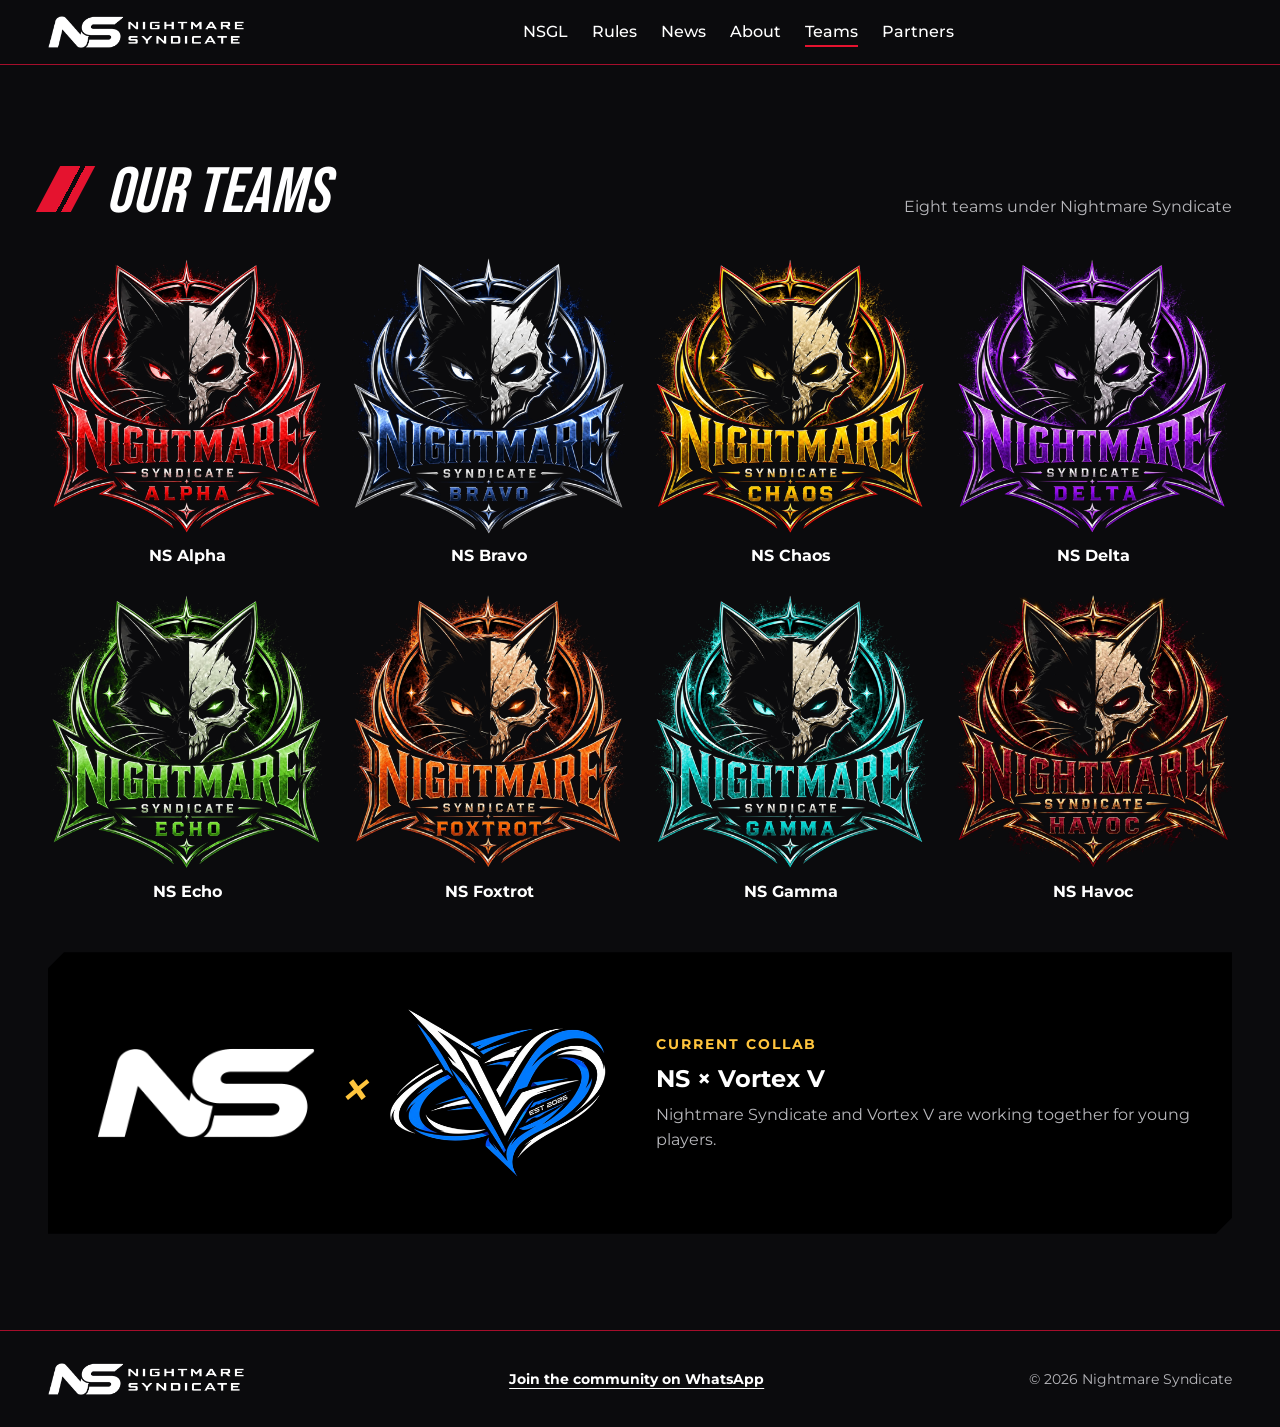
<file: teams.html>
<!doctype html>
<html lang="en">
<head>
<meta charset="utf-8">
<meta name="viewport" content="width=device-width, initial-scale=1">
<title>Teams · Nightmare Syndicate</title>
<meta name="description" content="The eight teams under Nightmare Syndicate, and the NS × Vortex V collab.">
<link rel="icon" type="image/png" href="assets/ns-mark.png">
<link rel="preconnect" href="https://fonts.googleapis.com">
<link rel="preconnect" href="https://fonts.gstatic.com" crossorigin>
<link href="https://fonts.googleapis.com/css2?family=Bebas+Neue&family=Montserrat:wght@400;500;700&display=swap" rel="stylesheet">
<link rel="stylesheet" href="styles.css">
</head>
<body>

<!-- Red smoke, drawn in code so no image file is needed -->
<svg width="0" height="0" style="position:absolute" aria-hidden="true">
  <filter id="red-smoke" x="0" y="0" width="100%" height="100%" color-interpolation-filters="sRGB">
    <feTurbulence type="fractalNoise" baseFrequency="0.006 0.009" numOctaves="6" seed="4"/>
    <feColorMatrix values="0 0 0 0 0.62  0 0 0 0 0.03  0 0 0 0 0.09  3 0 0 0 -1.3"/>
  </filter>
</svg>

<header class="site-header">
  <div class="wrap bar">
    <a class="logo" href="index.html"><img src="assets/ns-horizontal.png" alt="Nightmare Syndicate home"></a>
    <nav class="nav" id="nav" aria-label="Main">
      <ul>
        <li><a href="nsgl.html">NSGL</a></li>
        <li><a href="rules.html">Rules</a></li>
        <li><a href="news.html">News</a></li>
        <li><a href="about.html">About</a></li>
        <li><a href="teams.html" aria-current="page">Teams</a></li>
        <li><a href="partners.html">Partners</a></li>
      </ul>
    </nav>
    <div class="bar-right">
      <!-- Shop is closed for now. To reopen: remove hidden here and on #shop (index.html), and add a Shop link to the nav on every page. -->
      <span class="bag" hidden>Bag (<span id="bag-count">0</span>)</span>
      <button class="btn-quiet menu-toggle" id="menu-toggle" aria-expanded="false" aria-controls="nav">Menu</button>
    </div>
  </div>
</header>

<main id="top">
  <section class="teams" id="teams" aria-labelledby="teams-title">
    <div class="wrap">
      <div class="section-head">
        <h1 id="teams-title" class="slash page-title">Our teams</h1>
        <p class="muted">Eight teams under Nightmare Syndicate</p>
      </div>
      <ul class="team-grid" id="team-grid"></ul>

      <div class="collab">
        <div class="collab-logos">
          <img class="collab-ns" src="assets/ns-mark.png" alt="Nightmare Syndicate">
          <span class="collab-x" aria-hidden="true">×</span>
          <img class="collab-v" src="assets/teams/vortex-v.png" alt="Vortex V" loading="lazy">
        </div>
        <div class="collab-copy">
          <p class="eyebrow gold">Current collab</p>
          <h3>NS × Vortex V</h3>
          <p class="muted">Nightmare Syndicate and Vortex V are working together for young players.</p>
        </div>
      </div>
    </div>
  </section>
</main>

<footer class="site-footer">
  <div class="wrap">
    <img src="assets/ns-horizontal.png" alt="Nightmare Syndicate">
    <a class="text-link" href="https://wa.me/60176349402?text=Hi%20min%2C%20saya%20nak%20join%20community" target="_blank" rel="noopener">Join the community on WhatsApp</a>
    <span class="muted">© 2026 Nightmare Syndicate</span>
  </div>
</footer>

<div class="toast" id="toast" role="status"></div>

<script src="site.js"></script>
<script src="league.js"></script>
</body>
</html>
</file>
<file: styles.css>
/* Shared styles for every page */
/* Design tokens from the NS brand kit */
:root {
  color-scheme: dark;
  --red: #A50E2B;        /* Primary (Red NS) */
  --white: #FFFFFF;      /* Secondary */
  --base: #0B0B0D;       /* Base (Black) */
  --grey: #6B6B6B;       /* Neutral: lines only, too dark for body text on black */
  --gold: #FFC53D;       /* Accent: NSGL league */
  --flame: #E5132F;      /* Bright red from the kit's slashes and smoke: graphics and large text only */
  --surface: #17171B;
  --soft: #B8B8BC;       /* Secondary text on black */

  /* Monument Extended is used first if you add the licensed font; Bebas Neue is the kit's alternative */
  --font-display: "Monument Extended", "Bebas Neue", Impact, sans-serif;
  --font-text: "Montserrat", "Poppins", Arial, sans-serif;

  --text-s: 0.875rem;
  --text-m: 1rem;
  --text-l: 1.5rem;
  --text-xl: clamp(2.5rem, 6vw, 4rem);
  --text-2xl: clamp(3.25rem, 9vw, 7.5rem);

  --space-1: 4px;
  --space-2: 8px;
  --space-3: 16px;
  --space-4: 24px;
  --space-5: 32px;
  --space-6: 48px;
  --space-7: 64px;
  --space-8: 96px;

  --line: 1px solid var(--grey);
  --page: 1280px;
  --gutter: clamp(16px, 4vw, 48px);
  --cut: 16px;
  --chamfer: polygon(var(--cut) 0, 100% 0, 100% calc(100% - var(--cut)), calc(100% - var(--cut)) 100%, 0 100%, 0 var(--cut));
  --fast: 180ms ease;
}

*, *::before, *::after { box-sizing: border-box; }
html { scroll-behavior: smooth; }
body {
  margin: 0;
  background: var(--base);
  color: var(--white);
  font: 400 var(--text-m)/1.6 var(--font-text);
}
img, svg { display: block; max-width: 100%; }
a { color: inherit; }
h1, h2, h3, p, ul, ol, dl, dd, figure { margin: 0; padding: 0; }
ul, ol { list-style: none; }
section { scroll-margin-top: var(--space-8); }

h1, h2, .display {
  font-family: var(--font-display);
  font-weight: 400;
  font-style: italic;
  text-transform: uppercase;
  line-height: 1;
  letter-spacing: 0.01em;
}
h1 { font-size: var(--text-2xl); text-wrap: balance; }
h2 { font-size: var(--text-xl); }
h3 { font-size: var(--text-l); font-weight: 700; line-height: 1.25; }

:focus-visible { outline: 3px solid var(--gold); outline-offset: 3px; }

.wrap { max-width: var(--page); margin-inline: auto; padding-inline: var(--gutter); }
.eyebrow { font-size: var(--text-s); font-weight: 700; letter-spacing: 0.14em; text-transform: uppercase; }
.muted { color: var(--soft); }
.gold { color: var(--gold); }

/* Double slash from the kit's visual elements */
.slash::before {
  content: ""; display: inline-block; width: 0.55em; height: 0.72em; margin-right: 0.35em;
  background: linear-gradient(90deg, var(--flame) 58%, transparent 58% 72%, var(--flame) 72%);
  transform: skewX(-28deg);
}
.section-head {
  display: flex; flex-wrap: wrap; align-items: baseline; justify-content: space-between;
  gap: var(--space-3); margin-bottom: var(--space-5);
}

/* Clip-path would cut off an outline, so these buttons turn gold on keyboard focus */
.btn {
  display: inline-block; padding: var(--space-3) var(--space-5);
  background: var(--red); color: var(--white); border: 0; cursor: pointer;
  clip-path: var(--chamfer);
  font: 700 var(--text-m)/1.2 var(--font-text); text-decoration: none;
  transition: background var(--fast), color var(--fast);
}
.btn:hover { background: var(--flame); }
.btn:focus-visible { outline: 0; background: var(--gold); color: var(--base); }
.btn-quiet {
  display: inline-block; padding: var(--space-2) var(--space-3);
  background: transparent; color: var(--white); border: 1px solid var(--white); cursor: pointer;
  font: 700 var(--text-s)/1.3 var(--font-text); text-decoration: none;
  transition: background var(--fast), color var(--fast);
}
.btn-quiet:hover { background: var(--white); color: var(--base); }
.text-link { font-weight: 700; text-underline-offset: var(--space-1); transition: color var(--fast); }
.text-link:hover { color: var(--gold); }

.smoke { position: absolute; inset: 0; width: 100%; height: 100%; pointer-events: none; }

/* Header */
body::before { content: ""; position: fixed; inset: 0 0 auto; height: env(safe-area-inset-top, 0px); z-index: 10; background: var(--base); }
.site-header { position: sticky; top: env(safe-area-inset-top, 0px); z-index: 10; background: var(--base); border-bottom: 1px solid var(--red); }
.bar { display: flex; align-items: center; justify-content: space-between; gap: var(--space-4); min-height: var(--space-7); }
.logo img { height: var(--space-5); width: auto; }
.nav ul { display: flex; gap: var(--space-4); }
.nav a { font-weight: 500; text-decoration: none; padding-block: var(--space-1); border-bottom: 2px solid transparent; transition: border-color var(--fast); }
.nav a:hover, .nav a[aria-current="page"] { border-color: var(--flame); }
.page-title { font-size: var(--text-xl); }
.bar-right { display: flex; align-items: center; gap: var(--space-3); }
.bag { font-weight: 700; white-space: nowrap; }
.menu-toggle { display: none; }

/* Hero */
.hero { position: relative; overflow: hidden; }
.hero .smoke { -webkit-mask-image: linear-gradient(to left, #000 25%, transparent 80%); mask-image: linear-gradient(to left, #000 25%, transparent 80%); }
.hero-grid { position: relative; display: grid; grid-template-columns: 7fr 5fr; align-items: center; gap: var(--space-5); padding-block: var(--space-7); }
.hero-copy { display: flex; flex-direction: column; align-items: flex-start; gap: var(--space-4); }
.hero-copy p.lead { font-size: var(--text-l); line-height: 1.35; max-width: 32ch; }
.hero-mark { width: min(100%, 480px); margin-inline: auto; filter: drop-shadow(0 0 var(--space-5) var(--red)); }
.next-strip { position: relative; background: var(--red); }
.next-strip .wrap { display: flex; flex-wrap: wrap; justify-content: space-between; gap: var(--space-2) var(--space-4); padding-block: var(--space-3); }
.next-strip .text-link:hover { color: var(--white); text-decoration-thickness: 2px; }

/* Shop */
.shop { padding-block: var(--space-8); }
.shop-grid { display: grid; grid-template-columns: repeat(12, 1fr); gap: var(--space-5) var(--space-4); }
.product { grid-column: span 3; display: flex; flex-direction: column; gap: var(--space-2); }
.product:first-child { grid-column: span 6; grid-row: span 2; }
.product-art { background: var(--surface); padding: var(--space-4); flex: 1; display: grid; place-items: center; clip-path: var(--chamfer); transition: background var(--fast); }
.product:hover .product-art { background: var(--red); }
.product-row { display: flex; justify-content: space-between; align-items: center; gap: var(--space-3); }
.product h3 { font-size: var(--text-m); }
.product:first-child h3 { font-size: var(--text-l); }
.price { font-weight: 700; white-space: nowrap; }

/* League */
.league { background: var(--surface); padding-block: var(--space-8); }
.nsgl { font-size: var(--text-xl); }
.nsgl span { color: var(--gold); }
.ticket-frame { background: var(--gold); padding: 2px; clip-path: var(--chamfer); margin-bottom: var(--space-7); }
.ticket { display: grid; grid-template-columns: 2fr 1fr; background: var(--base); clip-path: var(--chamfer); }
.ticket-main { padding: var(--space-5); }
.versus { font-size: var(--text-xl); margin-block: var(--space-2) var(--space-3); }
.vs-row { display: grid; grid-template-columns: 1fr auto 1fr; gap: var(--space-3); align-items: center; }
.vs-team { display: flex; align-items: center; justify-content: flex-end; gap: var(--space-2); min-width: 0; text-align: right; }
.vs-team b { font-weight: 700; min-width: 0; }
.vs-away { justify-content: flex-start; text-align: left; }
.vs-team .crest { margin-right: 0; flex: none; }
.vs { font-size: var(--text-s); font-weight: 700; color: var(--soft); }
.versus .vs-team b { font-weight: 400; }
.versus .vs { font-size: inherit; font-weight: 400; color: var(--flame); }
.versus .crest { width: var(--space-7); height: var(--space-7); }
.ticket-side { padding: var(--space-5); border-left: 1px dashed var(--grey); display: flex; flex-direction: column; justify-content: center; gap: var(--space-2); }
.count { display: grid; grid-template-columns: repeat(4, 1fr); gap: var(--space-2); text-align: center; }
.count b { display: block; font: 400 var(--text-l)/1.2 var(--font-display); font-variant-numeric: tabular-nums; }
.count small { font-size: var(--text-s); color: var(--soft); }
.match-cols { display: grid; grid-template-columns: 5fr 7fr; gap: var(--space-6); }
.match-cols h3 { margin-bottom: var(--space-3); }
.result { display: grid; grid-template-columns: auto 1fr auto; gap: var(--space-3); align-items: center; padding-block: var(--space-3); border-top: var(--line); }
.pill { display: inline-block; width: var(--space-5); text-align: center; font-weight: 700; padding-block: var(--space-1); background: var(--grey); }
.pill.win { background: var(--red); }
.score { font-weight: 700; font-variant-numeric: tabular-nums; }
.table-scroll { overflow-x: auto; }
table { width: 100%; border-collapse: collapse; font-variant-numeric: tabular-nums; }
th { text-align: right; font-size: var(--text-s); color: var(--soft); font-weight: 500; padding: var(--space-2); }
td { text-align: right; padding: var(--space-3) var(--space-2); border-top: var(--line); }
th:nth-child(-n+2), td:nth-child(-n+2) { text-align: left; }
tr.cut td { border-bottom: 2px solid var(--gold); }

.small { font-size: var(--text-s); margin-top: var(--space-3); }
.block { margin-bottom: var(--space-7); }
.block > h3 { margin-bottom: var(--space-3); }
.league-hero { display: grid; grid-template-columns: 5fr 7fr; gap: var(--space-5); align-items: center; padding: var(--space-5); background: #000; clip-path: var(--chamfer); margin-bottom: var(--space-6); }
.league-hero > * { min-width: 0; }
.anthem-video { display: block; width: 100%; max-width: 100%; aspect-ratio: 16 / 9; background: #000; border: 1px solid var(--gold); }
.league-intro { font-size: var(--text-l); line-height: 1.35; max-width: 40ch; margin-bottom: var(--space-5); }
.facts { display: grid; grid-template-columns: repeat(4, 1fr); gap: var(--space-4); }
.facts dt { font: italic 400 var(--text-xl)/1.1 var(--font-display); color: var(--gold); }
.facts dd { font-size: var(--text-s); color: var(--soft); }

.week-tabs { display: grid; grid-template-columns: repeat(6, 1fr); gap: var(--space-2); margin-bottom: var(--space-3); }
.week-tab {
  padding: var(--space-2); background: var(--base); color: var(--white); border: var(--line); cursor: pointer;
  font: 700 var(--text-s)/1.3 var(--font-text); text-align: left;
  transition: background var(--fast), border-color var(--fast);
}
.week-tab small { display: block; font-weight: 400; color: var(--soft); }
.week-tab:hover { border-color: var(--white); }
.week-tab[aria-pressed="true"] { background: var(--red); border-color: var(--red); }
.week-tab[aria-pressed="true"] small { color: var(--white); }
.week-note { font-size: var(--text-s); font-weight: 700; margin-bottom: var(--space-2); }
.fixture { display: grid; grid-template-columns: var(--space-5) 11rem 1fr auto; gap: var(--space-3); align-items: center; padding-block: var(--space-3); border-top: var(--line); }
.fixture-no { font-weight: 700; color: var(--soft); font-variant-numeric: tabular-nums; }
.empty { padding-block: var(--space-3); border-top: var(--line); }

.bracket { display: grid; grid-template-columns: repeat(4, 1fr); gap: var(--space-4); margin-top: var(--space-4); align-items: start; }
.round h4 { margin: 0 0 var(--space-3); }
.game { background: var(--base); border: var(--line); padding: var(--space-3); margin-bottom: var(--space-2); }
.game-head { display: flex; justify-content: space-between; font-size: var(--text-s); font-weight: 700; color: var(--soft); margin-bottom: var(--space-1); }
.round-final .game { border-color: var(--gold); }
.round-note { font-size: var(--text-s); }

.info-cols { display: grid; grid-template-columns: 5fr 4fr 4fr; gap: var(--space-6); margin-bottom: var(--space-7); }
.info-cols h3 { margin-bottom: var(--space-3); }
.info-list li { display: flex; justify-content: space-between; gap: var(--space-3); padding-block: var(--space-2); border-top: var(--line); }
.info-list.stacked li { display: grid; grid-template-columns: 8rem 1fr; }
.league-sponsors { margin-bottom: 0; }

.sponsor-row { display: grid; grid-template-columns: repeat(3, 1fr); gap: var(--space-4); }
.sponsor { display: flex; flex-direction: column; align-items: center; justify-content: space-between; gap: var(--space-3); padding: var(--space-4); border: var(--line); text-align: center; font-size: var(--text-s); }
.sponsor img { height: calc(var(--space-8) + var(--space-5)); width: 100%; object-fit: contain; }

.rules { padding-block: var(--space-8); }
.rules-list { columns: 2; column-gap: var(--space-5); }
.rule { break-inside: avoid; border-top: var(--line); }
.rule summary { display: flex; gap: var(--space-3); padding-block: var(--space-3); cursor: pointer; font-weight: 700; transition: color var(--fast); }
.rule summary:hover { color: var(--gold); }
.rule-no { color: var(--soft); font-variant-numeric: tabular-nums; }
.rule ul { padding: 0 0 var(--space-3) var(--space-6); list-style: disc; color: var(--soft); }
.rule li { margin-bottom: var(--space-2); }

/* News */
.news { padding-block: var(--space-8); }
.news-grid { display: grid; grid-template-columns: 7fr 5fr; gap: var(--space-6); }
.lead-story h3 { font: italic 400 var(--text-xl)/1.02 var(--font-display); text-transform: uppercase; margin-block: var(--space-3); }
.lead-story p { max-width: 58ch; }
.news-list li { padding-block: var(--space-4); border-top: var(--line); }
.news-list li:first-child { border-top: 0; padding-top: 0; }
.news-list h3 { font-size: var(--text-m); margin-top: var(--space-1); }
.news-list p:last-child { margin-top: var(--space-2); }

/* About */
.about { position: relative; overflow: hidden; background: var(--base); padding-block: var(--space-8); border-block: 1px solid var(--red); }
.about .wrap { position: relative; display: grid; grid-template-columns: 7fr 5fr; gap: var(--space-6); align-items: center; }
.about h1 { font-size: var(--text-2xl); }
.about-copy { margin-top: var(--space-4); font-size: var(--text-l); line-height: 1.35; max-width: 34ch; }
.structure { display: flex; flex-direction: column; align-items: center; }
.about .smoke { opacity: 0.6; }
.about-cta { margin-top: var(--space-4); }
.structure-card { width: 100%; background: #000; padding: var(--space-4); clip-path: var(--chamfer); text-align: center; }
.structure-card img { width: min(100%, 220px); margin: 0 auto var(--space-2); }
.structure-card .nsgl { line-height: 1; margin-bottom: var(--space-2); }
.structure-line { width: 2px; height: var(--space-5); background: var(--white); }

.story { padding-block: var(--space-8); }
.story-grid { display: grid; grid-template-columns: 7fr 5fr; gap: var(--space-6); margin-bottom: var(--space-6); }
.story-grid > * { min-width: 0; }
.story-grid h3 { margin-bottom: var(--space-3); }
.story-copy { max-width: 60ch; }
.story-copy + .story-copy { margin-top: var(--space-3); }
.facts.facts-3 { grid-template-columns: repeat(3, 1fr); margin-bottom: var(--space-6); }
.people-head { display: flex; flex-wrap: wrap; align-items: baseline; justify-content: space-between; gap: var(--space-2) var(--space-4); margin-bottom: var(--space-3); }
.people { display: grid; grid-template-columns: repeat(10, 1fr); gap: var(--space-3); }
.person { position: relative; overflow: hidden; display: flex; flex-direction: column; justify-content: flex-end; gap: var(--space-1); aspect-ratio: 4 / 5; padding: var(--space-3); background: #000; clip-path: var(--chamfer); min-width: 0; grid-column: span 2; }
.person-lead { aspect-ratio: 16 / 9; }
.person-lead { grid-column: span 5; }
.person .smoke { opacity: 0.75; }
.person-mark { position: absolute; top: 12%; left: 50%; width: 70%; max-width: 280px; transform: translateX(-50%); opacity: 0.2; }
.person-lead .person-mark { top: 16%; width: 40%; }
.person-photo { position: absolute; inset: 0; width: 100%; height: 100%; object-fit: cover; object-position: top; }
.person::after { content: ""; position: absolute; inset: 40% 0 0; background: linear-gradient(to bottom, transparent, #000 75%); }
.person-slash { position: absolute; top: var(--space-3); right: var(--space-3); z-index: 1; width: var(--space-5); height: var(--space-3); background: linear-gradient(90deg, var(--flame) 58%, transparent 58% 72%, var(--flame) 72%); transform: skewX(-28deg); }
.person-name, .person-role { position: relative; z-index: 1; }
.person-name { font: italic 400 2rem/1 var(--font-display); text-transform: uppercase; overflow-wrap: anywhere; }
.person-lead .person-name { font-size: var(--text-xl); }
.person-role { font-size: var(--text-s); font-weight: 700; color: var(--gold); }
.crest { display: inline-block; width: var(--space-4); height: var(--space-4); margin-right: var(--space-2); vertical-align: middle; object-fit: contain; }
.teams { padding-block: var(--space-8); }
.team-grid { display: grid; grid-template-columns: repeat(4, 1fr); gap: var(--space-4); }
.team img { width: 100%; aspect-ratio: 1; object-fit: contain; transition: transform var(--fast); }
.team:hover img { transform: scale(1.03); }
.team-name { margin-top: var(--space-2); font-weight: 700; text-align: center; }
.collab { display: grid; grid-template-columns: 1fr 1fr; gap: var(--space-5); align-items: center; margin-top: var(--space-6); padding: var(--space-5); background: #000; clip-path: var(--chamfer); }
.collab-logos { display: flex; align-items: center; justify-content: center; gap: var(--space-4); min-width: 0; }
.collab-ns { width: 40%; min-width: 0; }
.collab-v { width: 40%; min-width: 0; aspect-ratio: 1; object-fit: contain; }
.collab-x { font: italic 400 var(--text-xl)/1 var(--font-display); color: var(--gold); }
.collab-copy { display: flex; flex-direction: column; gap: var(--space-2); min-width: 0; }

.doors { display: grid; grid-template-columns: 1fr 1fr; border-block: var(--line); }
.door { padding: var(--space-6) var(--gutter) var(--space-6) 0; display: flex; flex-direction: column; align-items: flex-start; gap: var(--space-3); }
.door + .door { padding-left: var(--gutter); padding-right: 0; border-left: var(--line); }

/* Home: links to the other pages */
.explore { padding-block: var(--space-8); }
.explore-grid { display: grid; grid-template-columns: repeat(3, 1fr); gap: var(--space-4); }
.explore-card { display: flex; flex-direction: column; gap: var(--space-2); height: 100%; padding: var(--space-5); background: var(--surface); clip-path: var(--chamfer); text-decoration: none; transition: background var(--fast); }
.explore-card:hover { background: var(--red); }
.explore-card:hover .muted { color: var(--white); }
.explore-card:focus-visible { outline: 0; background: var(--gold); }
.explore-card:focus-visible, .explore-card:focus-visible * { color: var(--base); }
.home-doors { margin-bottom: var(--space-8); }

/* Partners */
.partners { padding-block: var(--space-8); }
.pitch { display: grid; grid-template-columns: 1fr 1fr; gap: var(--space-6); background: var(--surface); padding: var(--space-5); clip-path: var(--chamfer); align-items: center; }
.pitch-copy { display: flex; flex-direction: column; align-items: flex-start; gap: var(--space-3); }
.socials li { padding-block: var(--space-2); border-top: var(--line); font-weight: 700; }
.socials li:first-child { border-top: 0; }

.site-footer { border-top: 1px solid var(--red); padding-block: var(--space-5); }
.site-footer .wrap { display: flex; flex-wrap: wrap; align-items: center; justify-content: space-between; gap: var(--space-3) var(--space-4); font-size: var(--text-s); }
.site-footer img { height: var(--space-5); width: auto; }

.toast {
  position: fixed; left: var(--space-3); right: var(--space-3); bottom: var(--space-3); z-index: 20;
  max-width: 480px; margin-inline: auto; padding: var(--space-3);
  background: var(--white); color: var(--base); font-weight: 500;
  opacity: 0; transform: translateY(var(--space-2)); pointer-events: none;
  transition: opacity var(--fast), transform var(--fast);
}
.toast.show { opacity: 1; transform: none; }

@media (max-width: 960px) {
  .hero-grid, .news-grid, .match-cols, .pitch, .about .wrap, .league-hero { grid-template-columns: 1fr; }
  .league-hero img { width: min(100%, 420px); margin-inline: auto; }
  .hero-mark { width: min(70%, 360px); margin-inline: 0; }
  .product, .product:first-child { grid-column: span 6; grid-row: auto; }
  .product:first-child { grid-column: span 12; }
  .ticket { grid-template-columns: 1fr; }
  .ticket-side { border-left: 0; border-top: 1px dashed var(--grey); }
  .week-tabs { grid-template-columns: repeat(3, 1fr); }
  .bracket, .explore-grid { grid-template-columns: 1fr 1fr; }
  .info-cols { grid-template-columns: 1fr 1fr; }
  .info-cols > :first-child { grid-column: 1 / -1; }
  .rules-list { columns: 1; }
}
@media (max-width: 880px) {
  .menu-toggle { display: inline-block; }
  .nav { display: none; position: absolute; left: 0; right: 0; top: 100%; background: var(--base); border-bottom: 1px solid var(--red); padding: var(--space-3) var(--gutter); }
  .nav.open { display: block; }
  .nav ul { flex-direction: column; gap: var(--space-2); }
}
@media (max-width: 720px) {
  .story { padding-block: var(--space-7); }
  .story-grid { grid-template-columns: 1fr; }
  .people { grid-template-columns: 1fr 1fr; }
  .person { grid-column: span 1; }
  .person-lead, .person-wide { grid-column: span 2; }
  .person-wide { aspect-ratio: 1; }
  .person-wide .person-mark { top: 16%; width: 40%; }
  .team-grid, .collab { grid-template-columns: 1fr 1fr; }
  .collab { grid-template-columns: 1fr; }
  .teams { padding-block: var(--space-7); }
  .doors { grid-template-columns: 1fr; }
  .door, .door + .door { padding-inline: 0; border-left: 0; }
  .door + .door { border-top: var(--line); }
  .shop, .league, .rules, .news, .about, .partners, .explore { padding-block: var(--space-7); }
  .home-doors { margin-bottom: var(--space-7); }
  .facts, .sponsor-row { grid-template-columns: 1fr 1fr; }
  .fixture { grid-template-columns: var(--space-5) 1fr auto; gap: var(--space-2) var(--space-3); }
  .fixture-teams { grid-column: 1 / -1; grid-row: 2; }
  .fixture .score { grid-column: 3; grid-row: 1; }
  .vs-row { gap: var(--space-2); }
  .vs-team { font-size: var(--text-s); }
  .versus .vs-team { font-size: inherit; flex-direction: column; justify-content: flex-start; text-align: center; }
  .versus .vs-away { flex-direction: column-reverse; justify-content: flex-end; }
}
@media (max-width: 480px) {
  .logo img { height: var(--space-4); }
  .product, .product:first-child { grid-column: span 12; }
  .bracket, .info-cols, .sponsor-row, .explore-grid { grid-template-columns: 1fr; }
  .week-tabs { grid-template-columns: 1fr 1fr; }
}
@media (prefers-reduced-motion: reduce) {
  html { scroll-behavior: auto; }
  *, *::before, *::after { transition: none !important; }
}
</file>
